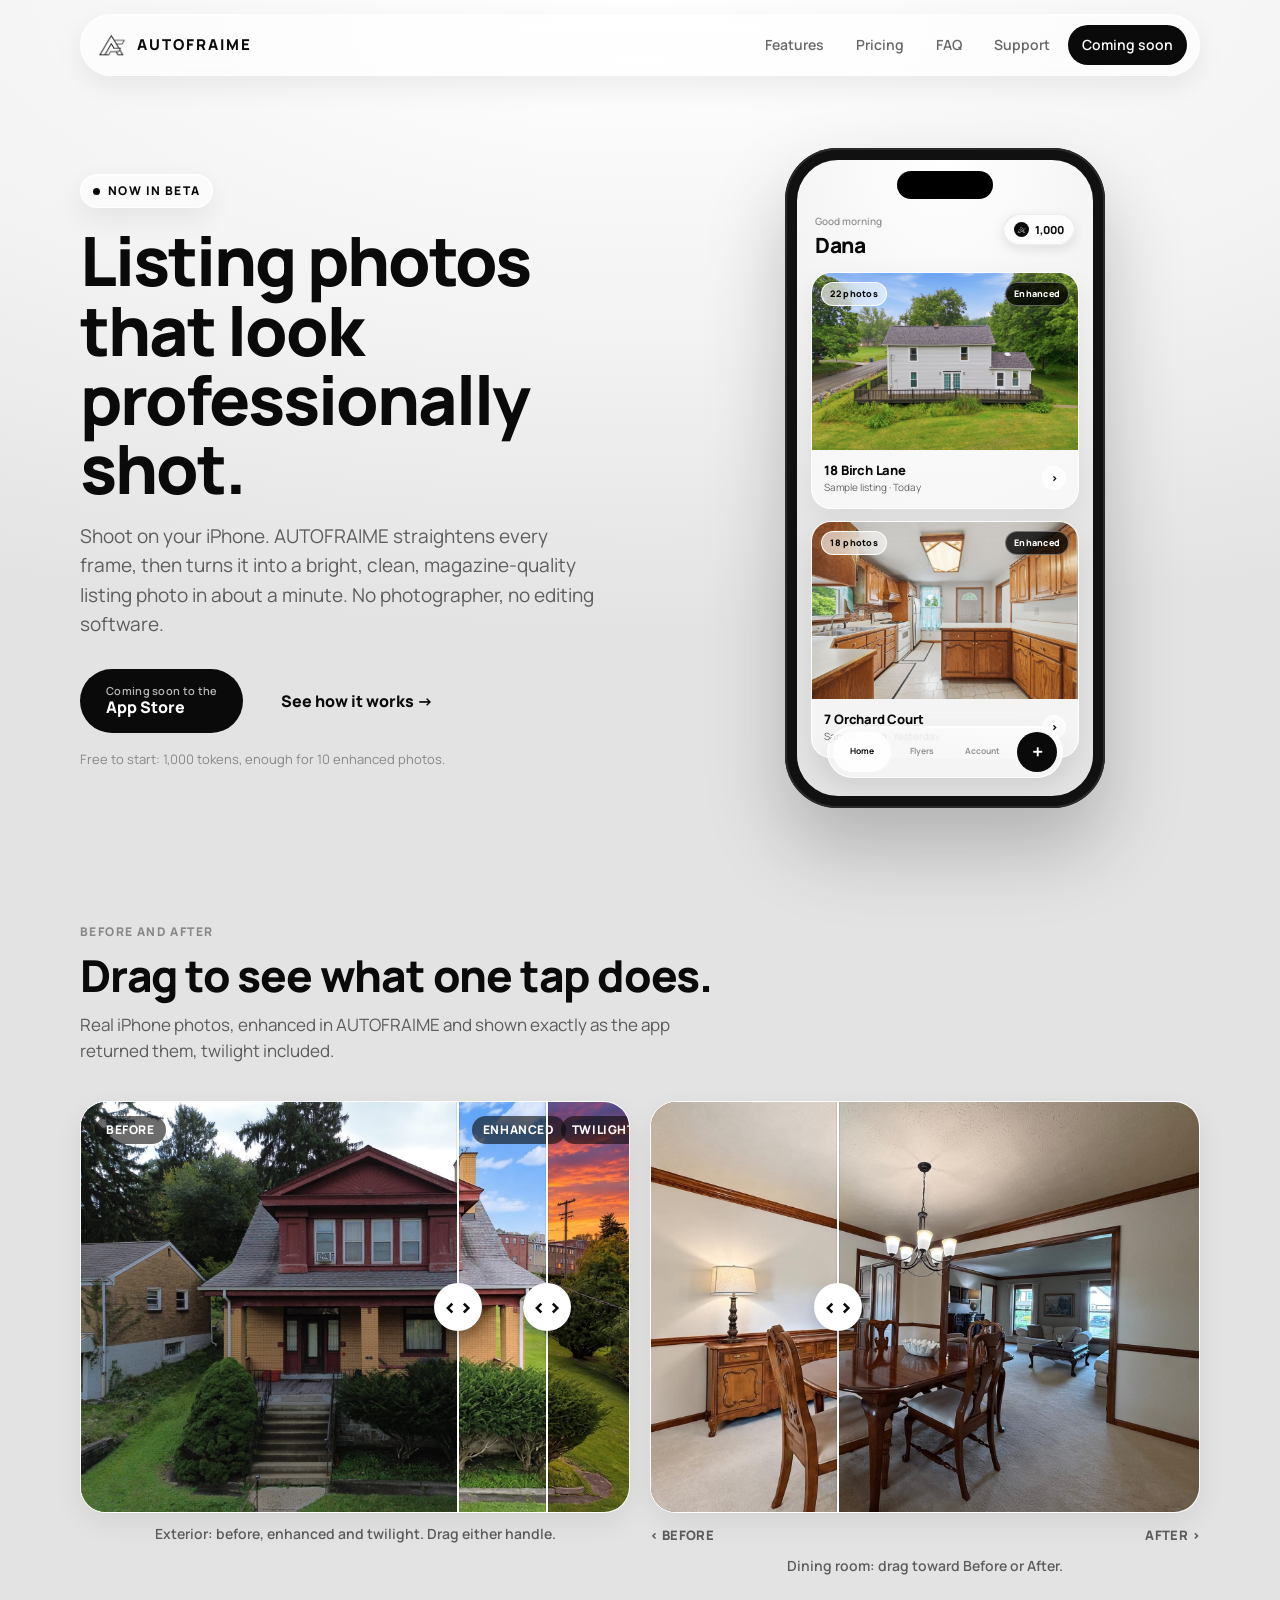
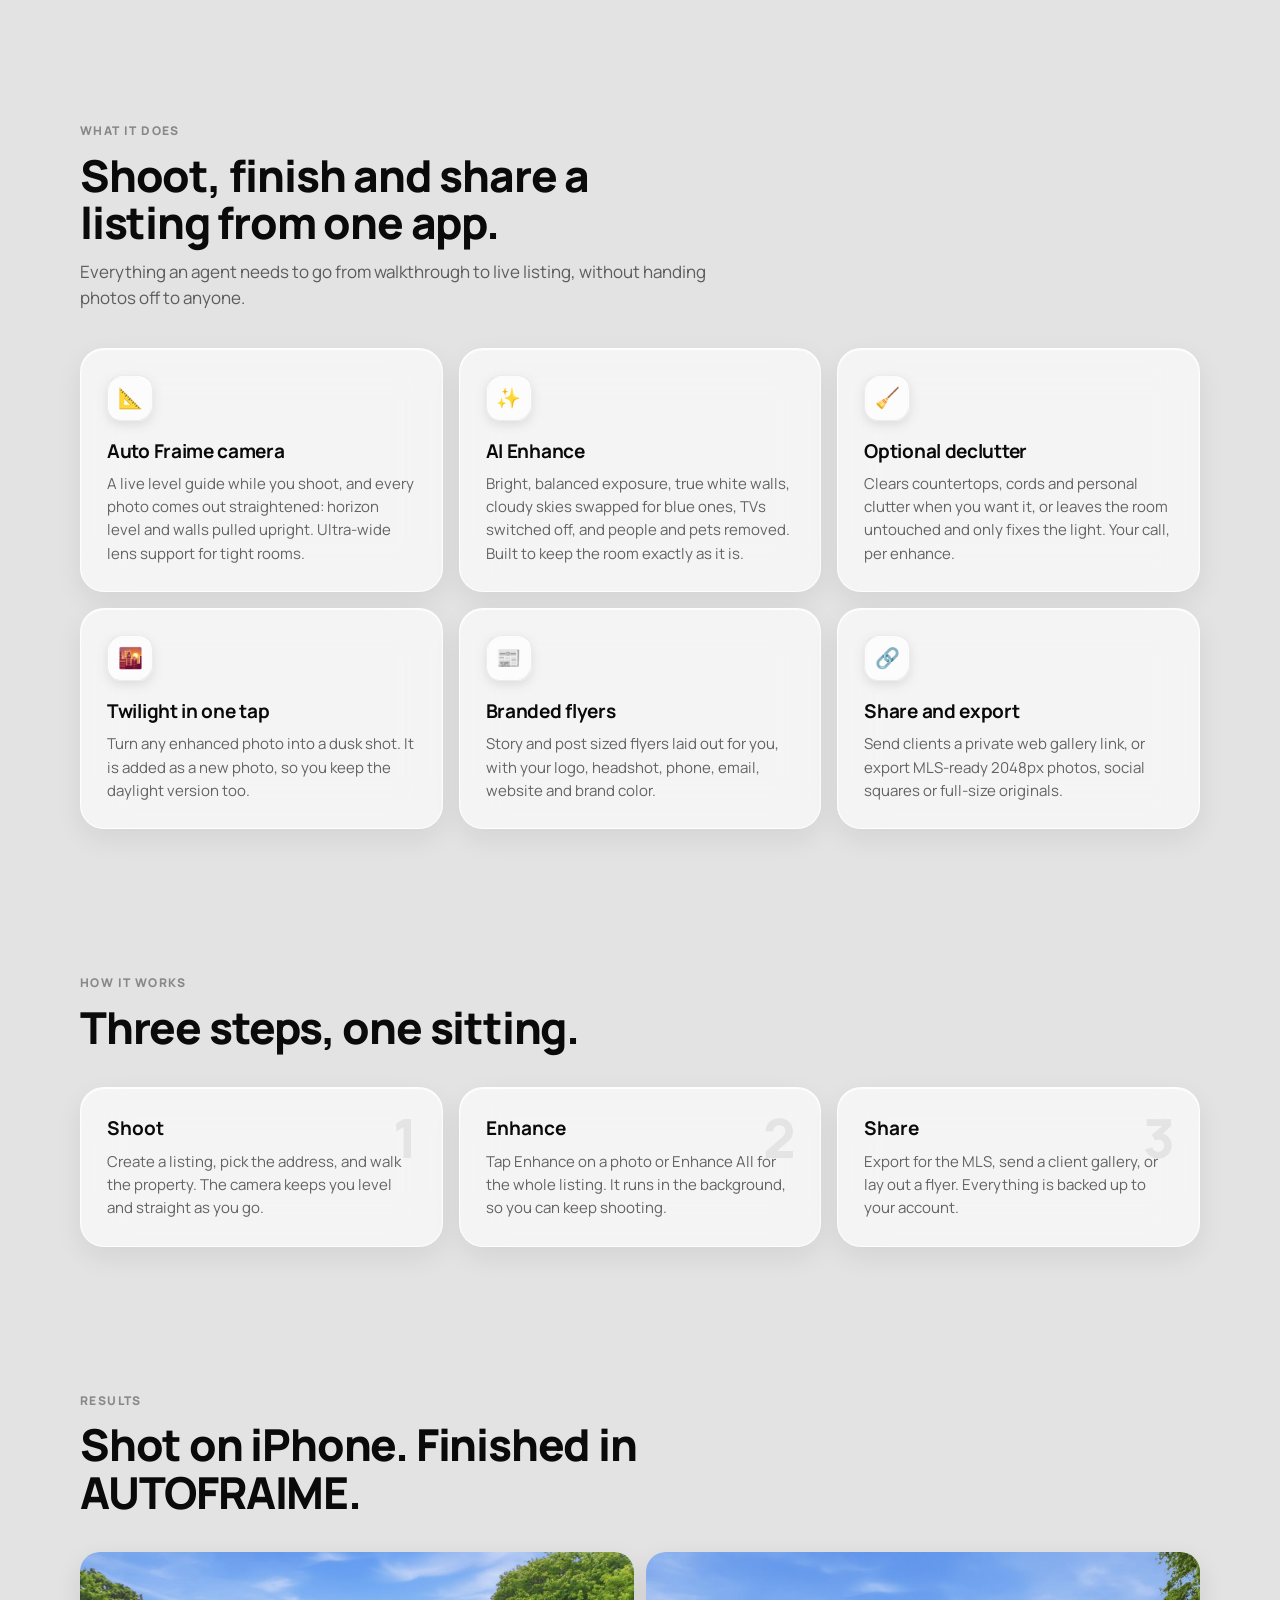
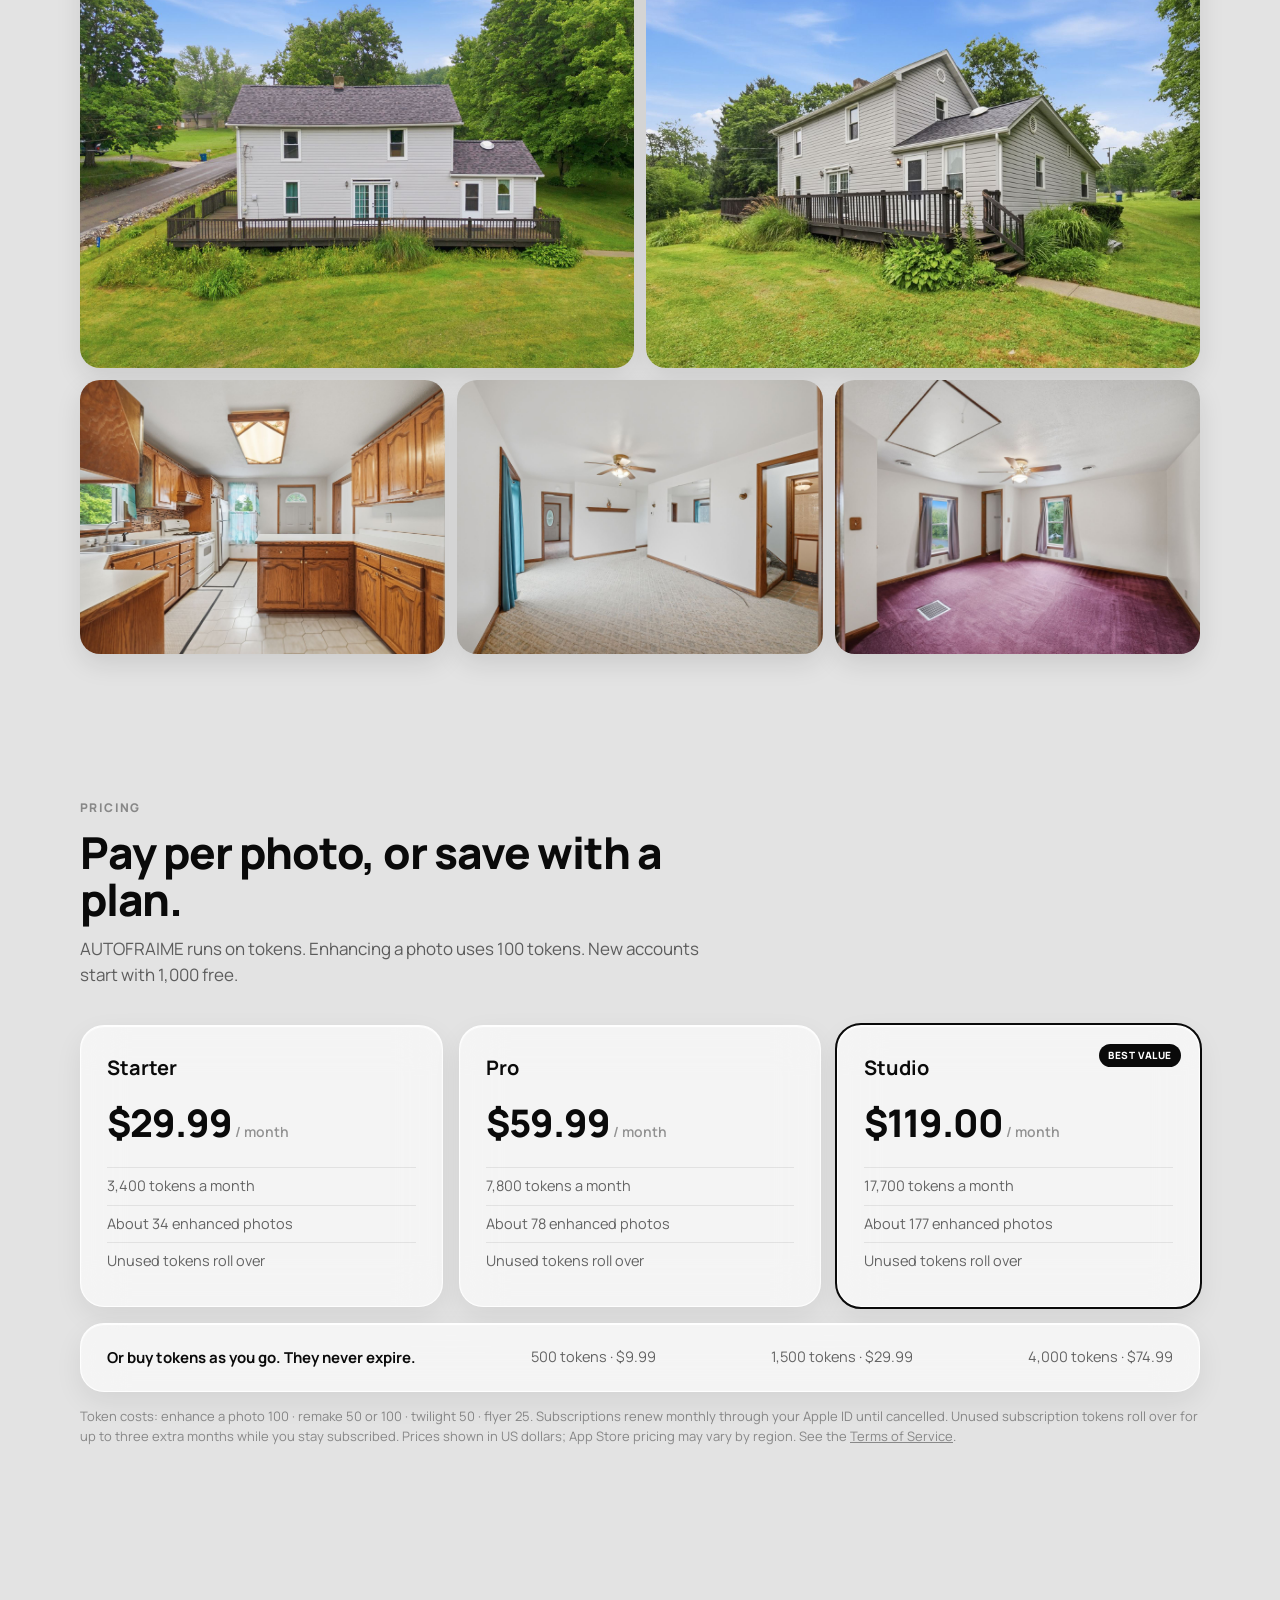
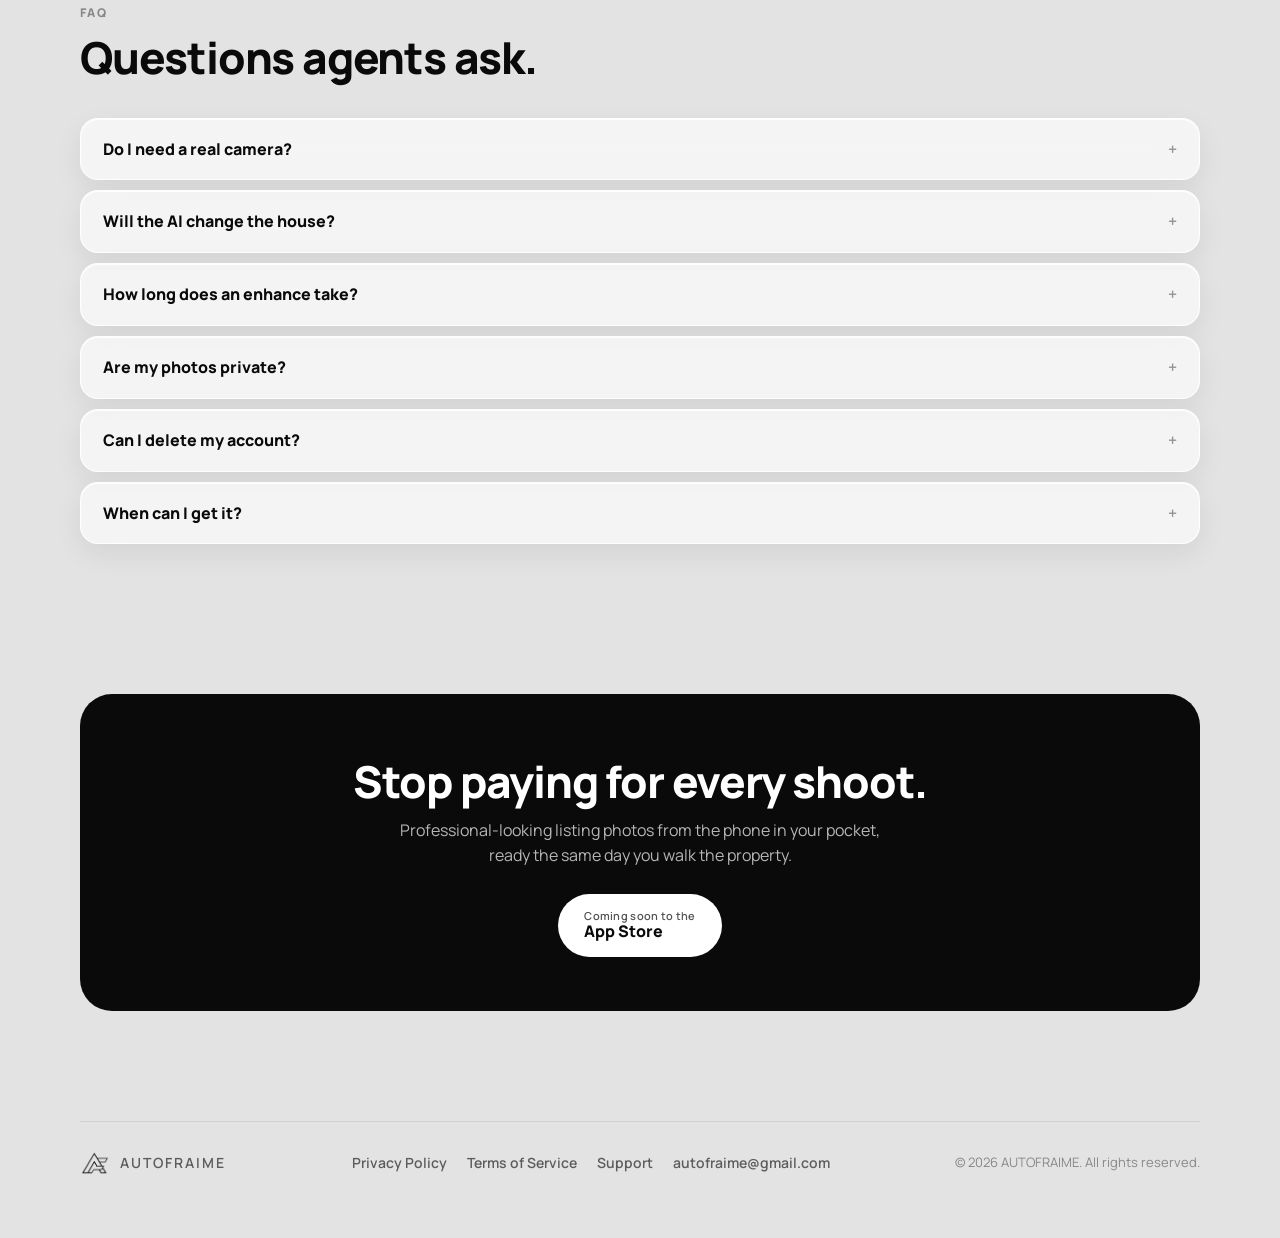
<file: index.html>
<!DOCTYPE html>
<html lang="en">
<head>
  <meta charset="UTF-8">
  <meta name="viewport" content="width=device-width, initial-scale=1.0">
  <title>AUTOFRAIME · AI real estate photography on your iPhone</title>
  <meta name="description" content="Shoot listing photos on your iPhone, straighten them automatically, and turn them into bright, magazine-quality listing photos with AI. Twilight shots, branded flyers and client galleries included. Coming soon to the App Store.">
  <meta property="og:title" content="AUTOFRAIME · AI real estate photography">
  <meta property="og:description" content="Listing photos that look professionally shot, straight from your iPhone. Coming soon to the App Store.">
  <meta property="og:image" content="assets/photos/exterior-back.jpg">
  <link rel="icon" type="image/png" href="favicon.png">
  <link rel="apple-touch-icon" href="apple-touch-icon.png">
  <link rel="preconnect" href="https://fonts.googleapis.com">
  <link rel="preconnect" href="https://fonts.gstatic.com" crossorigin>
  <link href="https://fonts.googleapis.com/css2?family=Manrope:wght@400;500;600;700;800&display=swap" rel="stylesheet">
  <link rel="stylesheet" href="assets/style.css?v=20261013e">
</head>
<body>

  <header class="nav glass">
    <a class="brand" href="./"><img src="logo.png" alt="">AUTOFRAIME</a>
    <nav class="nav-links">
      <a href="#features">Features</a>
      <a href="#pricing">Pricing</a>
      <a href="#faq">FAQ</a>
      <a href="support/">Support</a>
      <a class="pill" href="#soon">Coming soon</a>
    </nav>
  </header>

  <main class="wrap">

    <!-- HERO -->
    <section class="hero">
      <div>
        <span class="eyebrow glass"><span class="dot"></span>Now in beta</span>
        <h1>Listing photos that look professionally shot.</h1>
        <p class="lede">Shoot on your iPhone. AUTOFRAIME straightens every frame, then turns it into a bright, clean, magazine-quality listing photo in about a minute. No photographer, no editing software.</p>
        <div class="hero-cta" id="soon">
          <span class="btn btn-soon" aria-disabled="true">
            <span class="stack"><small>Coming soon to the</small>App Store</span>
          </span>
          <a class="btn btn-ghost" href="#features">See how it works →</a>
        </div>
        <p class="hero-note">Free to start: 1,000 tokens, enough for 10 enhanced photos.</p>
      </div>

      <!-- The app's Home screen, recreated -->
      <div class="phone" aria-hidden="true">
        <div class="screen">
          <div class="island"></div>
          <div class="app-head">
            <div><div class="hi">Good morning</div><div class="name">Dana</div></div>
            <div class="credits bevel"><span class="coin"><img src="logo.png" alt=""></span>1,000</div>
          </div>
          <div class="feed">
            <div class="card glass">
              <div class="ph" style="background-image:url(assets/photos/exterior-back.jpg)">
                <span class="badge l">22 photos</span><span class="badge r">Enhanced</span>
              </div>
              <div class="meta"><div><div class="addr">18 Birch Lane</div><div class="sub">Sample listing · Today</div></div><span class="chev">›</span></div>
            </div>
            <div class="card glass">
              <div class="ph" style="background-image:url(assets/photos/kitchen.jpg)">
                <span class="badge l">18 photos</span><span class="badge r">Enhanced</span>
              </div>
              <div class="meta"><div><div class="addr">7 Orchard Court</div><div class="sub">Sample listing · Yesterday</div></div><span class="chev">›</span></div>
            </div>
          </div>
          <div class="dock glass">
            <span class="tab on">Home</span><span class="tab">Flyers</span><span class="tab">Account</span>
            <span class="plus">+</span>
          </div>
        </div>
      </div>
    </section>

    <!-- BEFORE / AFTER -->
    <section id="before-after">
      <div class="section-head">
        <span class="kicker">Before and after</span>
        <h2>Drag to see what one tap does.</h2>
        <p>Real iPhone photos, enhanced in AUTOFRAIME and shown exactly as the app returned them, twilight included.</p>
      </div>
      <div class="ba-grid">
        <figure class="ba-item">
          <div class="ba3 glass" style="--p1:33%;--p2:66%">
            <img class="l2" src="assets/compare/exterior-twilight.jpg" alt="Twilight: the same house at dusk with warm lit windows" width="1600" height="1200">
            <img class="l1" src="assets/compare/exterior-after.jpg" alt="Enhanced: the house front, bright, with a clear blue sky" width="1600" height="1200">
            <img class="l0" src="assets/compare/exterior-before.jpg" alt="Before: the house front under a flat grey sky" width="1600" height="1200">
            <span class="ba-label t0">Before</span>
            <span class="ba-label t1">Enhanced</span>
            <span class="ba-label t2">Twilight</span>
            <div class="ba-handle h1" aria-hidden="true"><span>&#8249;&#8239;&#8250;</span></div>
            <div class="ba-handle h2" aria-hidden="true"><span>&#8249;&#8239;&#8250;</span></div>
            <input class="ba-range r1" type="range" min="0" max="100" value="33" aria-label="Exterior: move the line between before and enhanced">
            <input class="ba-range r2" type="range" min="0" max="100" value="66" aria-label="Exterior: move the line between enhanced and twilight">
          </div>
          <figcaption>Exterior: before, enhanced and twilight. Drag either handle.</figcaption>
        </figure>
        <figure class="ba-item">
          <div class="ba glass" style="--pos:50%">
            <img class="ba-before" src="assets/compare/dining2-before.jpg" alt="Before: the dining room, dim and uneven" width="1600" height="1200">
            <img class="ba-after" src="assets/compare/dining2-after.jpg" alt="After: the dining room, bright and evenly lit" width="1600" height="1200">
            <div class="ba-handle" aria-hidden="true"><span>&#8249;&#8239;&#8250;</span></div>
            <input class="ba-range" type="range" min="0" max="100" value="50" aria-label="Dining room: drag left for before, right for after">
          </div>
          <div class="dial">
            <div class="dial-stops two"><span>&#8249; Before</span><span>After &#8250;</span></div>
          </div>
          <figcaption>Dining room: drag toward Before or After.</figcaption>
        </figure>
      </div>
    </section>

    <!-- FEATURES -->
    <section id="features">
      <div class="section-head">
        <span class="kicker">What it does</span>
        <h2>Shoot, finish and share a listing from one app.</h2>
        <p>Everything an agent needs to go from walkthrough to live listing, without handing photos off to anyone.</p>
      </div>
      <div class="grid g3">
        <div class="feature glass"><div class="ico bevel">📐</div><h3>Auto Fraime camera</h3><p>A live level guide while you shoot, and every photo comes out straightened: horizon level and walls pulled upright. Ultra-wide lens support for tight rooms.</p></div>
        <div class="feature glass"><div class="ico bevel">✨</div><h3>AI Enhance</h3><p>Bright, balanced exposure, true white walls, cloudy skies swapped for blue ones, TVs switched off, and people and pets removed. Built to keep the room exactly as it is.</p></div>
        <div class="feature glass"><div class="ico bevel">🧹</div><h3>Optional declutter</h3><p>Clears countertops, cords and personal clutter when you want it, or leaves the room untouched and only fixes the light. Your call, per enhance.</p></div>
        <div class="feature glass"><div class="ico bevel">🌇</div><h3>Twilight in one tap</h3><p>Turn any enhanced photo into a dusk shot. It is added as a new photo, so you keep the daylight version too.</p></div>
        <div class="feature glass"><div class="ico bevel">📰</div><h3>Branded flyers</h3><p>Story and post sized flyers laid out for you, with your logo, headshot, phone, email, website and brand color.</p></div>
        <div class="feature glass"><div class="ico bevel">🔗</div><h3>Share and export</h3><p>Send clients a private web gallery link, or export MLS-ready 2048px photos, social squares or full-size originals.</p></div>
      </div>
    </section>

    <!-- HOW IT WORKS -->
    <section>
      <div class="section-head">
        <span class="kicker">How it works</span>
        <h2>Three steps, one sitting.</h2>
      </div>
      <div class="grid g3 steps">
        <div class="step glass"><h3>Shoot</h3><p>Create a listing, pick the address, and walk the property. The camera keeps you level and straight as you go.</p></div>
        <div class="step glass"><h3>Enhance</h3><p>Tap Enhance on a photo or Enhance All for the whole listing. It runs in the background, so you can keep shooting.</p></div>
        <div class="step glass"><h3>Share</h3><p>Export for the MLS, send a client gallery, or lay out a flyer. Everything is backed up to your account.</p></div>
      </div>
    </section>

    <!-- RESULTS -->
    <section>
      <div class="section-head">
        <span class="kicker">Results</span>
        <h2>Shot on iPhone. Finished in AUTOFRAIME.</h2>
      </div>
      <div class="gallery">
        <figure class="a"><img src="assets/photos/exterior-back.jpg" alt="Exterior with deck and lawn under a blue sky" loading="lazy"></figure>
        <figure class="b"><img src="assets/photos/exterior-side.jpg" alt="Side exterior with deck" loading="lazy"></figure>
        <figure class="c"><img src="assets/photos/kitchen.jpg" alt="Kitchen with wood cabinets" loading="lazy"></figure>
        <figure class="d"><img src="assets/photos/hallway.jpg" alt="Bright hallway" loading="lazy"></figure>
        <figure class="e"><img src="assets/photos/bedroom.jpg" alt="Bedroom with ceiling fan" loading="lazy"></figure>
      </div>
    </section>

    <!-- PRICING -->
    <section id="pricing">
      <div class="section-head">
        <span class="kicker">Pricing</span>
        <h2>Pay per photo, or save with a plan.</h2>
        <p>AUTOFRAIME runs on tokens. Enhancing a photo uses 100 tokens. New accounts start with 1,000 free.</p>
      </div>
      <div class="plans">
        <div class="plan glass"><h3>Starter</h3><div class="price">$29.99<small> / month</small></div>
          <ul><li>3,400 tokens a month</li><li>About 34 enhanced photos</li><li>Unused tokens roll over</li></ul></div>
        <div class="plan glass"><h3>Pro</h3><div class="price">$59.99<small> / month</small></div>
          <ul><li>7,800 tokens a month</li><li>About 78 enhanced photos</li><li>Unused tokens roll over</li></ul></div>
        <div class="plan glass best"><span class="tag">BEST VALUE</span><h3>Studio</h3><div class="price">$119.00<small> / month</small></div>
          <ul><li>17,700 tokens a month</li><li>About 177 enhanced photos</li><li>Unused tokens roll over</li></ul></div>
      </div>
      <div class="packs glass">
        <strong>Or buy tokens as you go. They never expire.</strong>
        <span class="pk">500 tokens · $9.99</span>
        <span class="pk">1,500 tokens · $29.99</span>
        <span class="pk">4,000 tokens · $74.99</span>
      </div>
      <p class="fine">Token costs: enhance a photo 100 · remake 50 or 100 · twilight 50 · flyer 25. Subscriptions renew monthly through your Apple ID until cancelled. Unused subscription tokens roll over for up to three extra months while you stay subscribed. Prices shown in US dollars; App Store pricing may vary by region. See the <a href="terms/">Terms of Service</a>.</p>
    </section>

    <!-- FAQ -->
    <section id="faq" class="faq">
      <div class="section-head">
        <span class="kicker">FAQ</span>
        <h2>Questions agents ask.</h2>
      </div>
      <details class="glass"><summary>Do I need a real camera?</summary><p>No. AUTOFRAIME is built for the iPhone you already carry, including the ultra-wide lens for small rooms.</p></details>
      <details class="glass"><summary>Will the AI change the house?</summary><p>It is designed to keep the room, layout, windows, fixtures, finishes and artwork exactly as photographed, and to change light, color and clutter only. AI can still make mistakes, so review every photo before you list it, and follow your MLS rules on disclosing edited or virtually altered photos.</p></details>
      <details class="glass"><summary>How long does an enhance take?</summary><p>Usually about a minute, depending on your connection. It runs in the background, and you get a notification when it is done.</p></details>
      <details class="glass"><summary>Are my photos private?</summary><p>Yes. Photos are stored privately in your account. They are only visible to someone else if you choose to share a gallery link or export them. See our <a href="privacy/">Privacy Policy</a>.</p></details>
      <details class="glass"><summary>Can I delete my account?</summary><p>Yes, any time, in the app under Account, Delete account. It permanently removes your account, every listing and photo, and your token balance.</p></details>
      <details class="glass"><summary>When can I get it?</summary><p>AUTOFRAIME is in beta testing now and coming soon to the App Store.</p></details>
    </section>

    <!-- CLOSER -->
    <section>
      <div class="closer">
        <h2>Stop paying for every shoot.</h2>
        <p>Professional-looking listing photos from the phone in your pocket, ready the same day you walk the property.</p>
        <span class="btn btn-soon" aria-disabled="true"><span class="stack"><small>Coming soon to the</small>App Store</span></span>
      </div>
    </section>
  </main>

  <footer class="wrap">
    <div class="foot">
      <a class="brand" href="./"><img src="logo.png" alt="">AUTOFRAIME</a>
      <nav>
        <a href="privacy/">Privacy Policy</a>
        <a href="terms/">Terms of Service</a>
        <a href="support/">Support</a>
        <a href="mailto:autofraime@gmail.com">autofraime@gmail.com</a>
      </nav>
      <span class="copy">© 2026 AUTOFRAIME. All rights reserved.</span>
    </div>
  </footer>

  <script>
  // Before/after sliders. Drag (or tap) anywhere on a photo; the hidden range
  // input keeps each one usable with a keyboard and screen readers.
  document.querySelectorAll('.ba').forEach((box, n) => {
    const range = box.querySelector('.ba-range');
    const set = (v) => {
      v = Math.max(0, Math.min(100, v));
      box.style.setProperty('--pos', v + '%');
      range.value = Math.round(v);
    };
    const fromPointer = (e) => {
      const r = box.getBoundingClientRect();
      set(((e.clientX - r.left) / r.width) * 100);
    };
    let dragging = false, touched = false;
    box.addEventListener('pointerdown', (e) => {
      dragging = touched = true;
      box.setPointerCapture(e.pointerId);
      fromPointer(e);
    });
    box.addEventListener('pointermove', (e) => { if (dragging) fromPointer(e); });
    for (const t of ['pointerup', 'pointercancel']) box.addEventListener(t, () => { dragging = false; });
    range.addEventListener('input', () => { touched = true; set(+range.value); });

    // A small sweep the first time each one scrolls into view, so it reads
    // as draggable. Skipped for reduced motion or once touched.
    if (matchMedia('(prefers-reduced-motion: reduce)').matches || !('IntersectionObserver' in window)) return;
    const io = new IntersectionObserver((entries) => {
      if (!entries[0].isIntersecting) return;
      io.disconnect();
      const keys = [[0, 50], [600, 28], [1300, 72], [1900, 50]];
      const step = (t0) => (now) => {
        if (touched) return;
        const t = now - t0;
        const i = keys.findIndex(([at]) => at > t);
        if (i === -1) return set(50);
        const [a0, v0] = keys[i - 1], [a1, v1] = keys[i];
        const p = (t - a0) / (a1 - a0), e = p < 0.5 ? 2 * p * p : 1 - Math.pow(-2 * p + 2, 2) / 2;
        set(v0 + (v1 - v0) * e);
        requestAnimationFrame(step(t0));
      };
      setTimeout(() => requestAnimationFrame((now) => step(now)(now)), 300 + n * 450);
    }, { threshold: 0.5 });
    io.observe(box);
  });

  // Three-way slider: before | enhanced | twilight, two handles. A drag grabs
  // whichever handle is closer; the handles cannot cross.
  document.querySelectorAll('.ba3').forEach((box) => {
    const r1 = box.querySelector('.r1'), r2 = box.querySelector('.r2');
    const labels = [...box.querySelectorAll('.ba-label')];
    let p1 = 33, p2 = 66, grab = 0, dragging = false, touched = false;
    const GAP = 6;
    const render = () => {
      box.style.setProperty('--p1', p1 + '%');
      box.style.setProperty('--p2', p2 + '%');
      r1.value = Math.round(p1); r2.value = Math.round(p2);
      // Hide a label when its strip is too thin to hold it.
      const widths = [p1, p2 - p1, 100 - p2];
      labels.forEach((l, k) => { l.style.opacity = widths[k] < 14 ? 0 : 1; });
    };
    const setHandle = (which, v) => {
      if (which === 1) p1 = Math.max(0, Math.min(p2 - GAP, v));
      else p2 = Math.min(100, Math.max(p1 + GAP, v));
      render();
    };
    const pct = (e) => { const r = box.getBoundingClientRect(); return ((e.clientX - r.left) / r.width) * 100; };
    box.addEventListener('pointerdown', (e) => {
      const v = pct(e);
      grab = Math.abs(v - p1) <= Math.abs(v - p2) ? 1 : 2;
      dragging = touched = true;
      box.setPointerCapture(e.pointerId);
      setHandle(grab, v);
    });
    box.addEventListener('pointermove', (e) => { if (dragging) setHandle(grab, pct(e)); });
    for (const t of ['pointerup', 'pointercancel']) box.addEventListener(t, () => { dragging = false; });
    r1.addEventListener('input', () => { touched = true; setHandle(1, +r1.value); });
    r2.addEventListener('input', () => { touched = true; setHandle(2, +r2.value); });
    render();

    if (matchMedia('(prefers-reduced-motion: reduce)').matches || !('IntersectionObserver' in window)) return;
    const io = new IntersectionObserver((entries) => {
      if (!entries[0].isIntersecting) return;
      io.disconnect();
      // Open each layer in turn: before, then enhanced, then twilight.
      const keys = [[0, 33, 66], [700, 70, 85], [1500, 12, 85], [2300, 12, 30], [3100, 33, 66]];
      const ease = (p) => (p < 0.5 ? 2 * p * p : 1 - Math.pow(-2 * p + 2, 2) / 2);
      let t0 = 0;
      const step = (now) => {
        if (touched) return;
        if (!t0) t0 = now;
        const t = now - t0;
        const i = keys.findIndex(([at]) => at > t);
        if (i === -1) { p1 = 33; p2 = 66; return render(); }
        const [a0, x0, y0] = keys[i - 1], [a1, x1, y1] = keys[i];
        const e = ease((t - a0) / (a1 - a0));
        p1 = x0 + (x1 - x0) * e; p2 = y0 + (y1 - y0) * e;
        render();
        requestAnimationFrame(step);
      };
      setTimeout(() => requestAnimationFrame(step), 300);
    }, { threshold: 0.5 });
    io.observe(box);
  });
  </script>
</body>
</html>
</file>
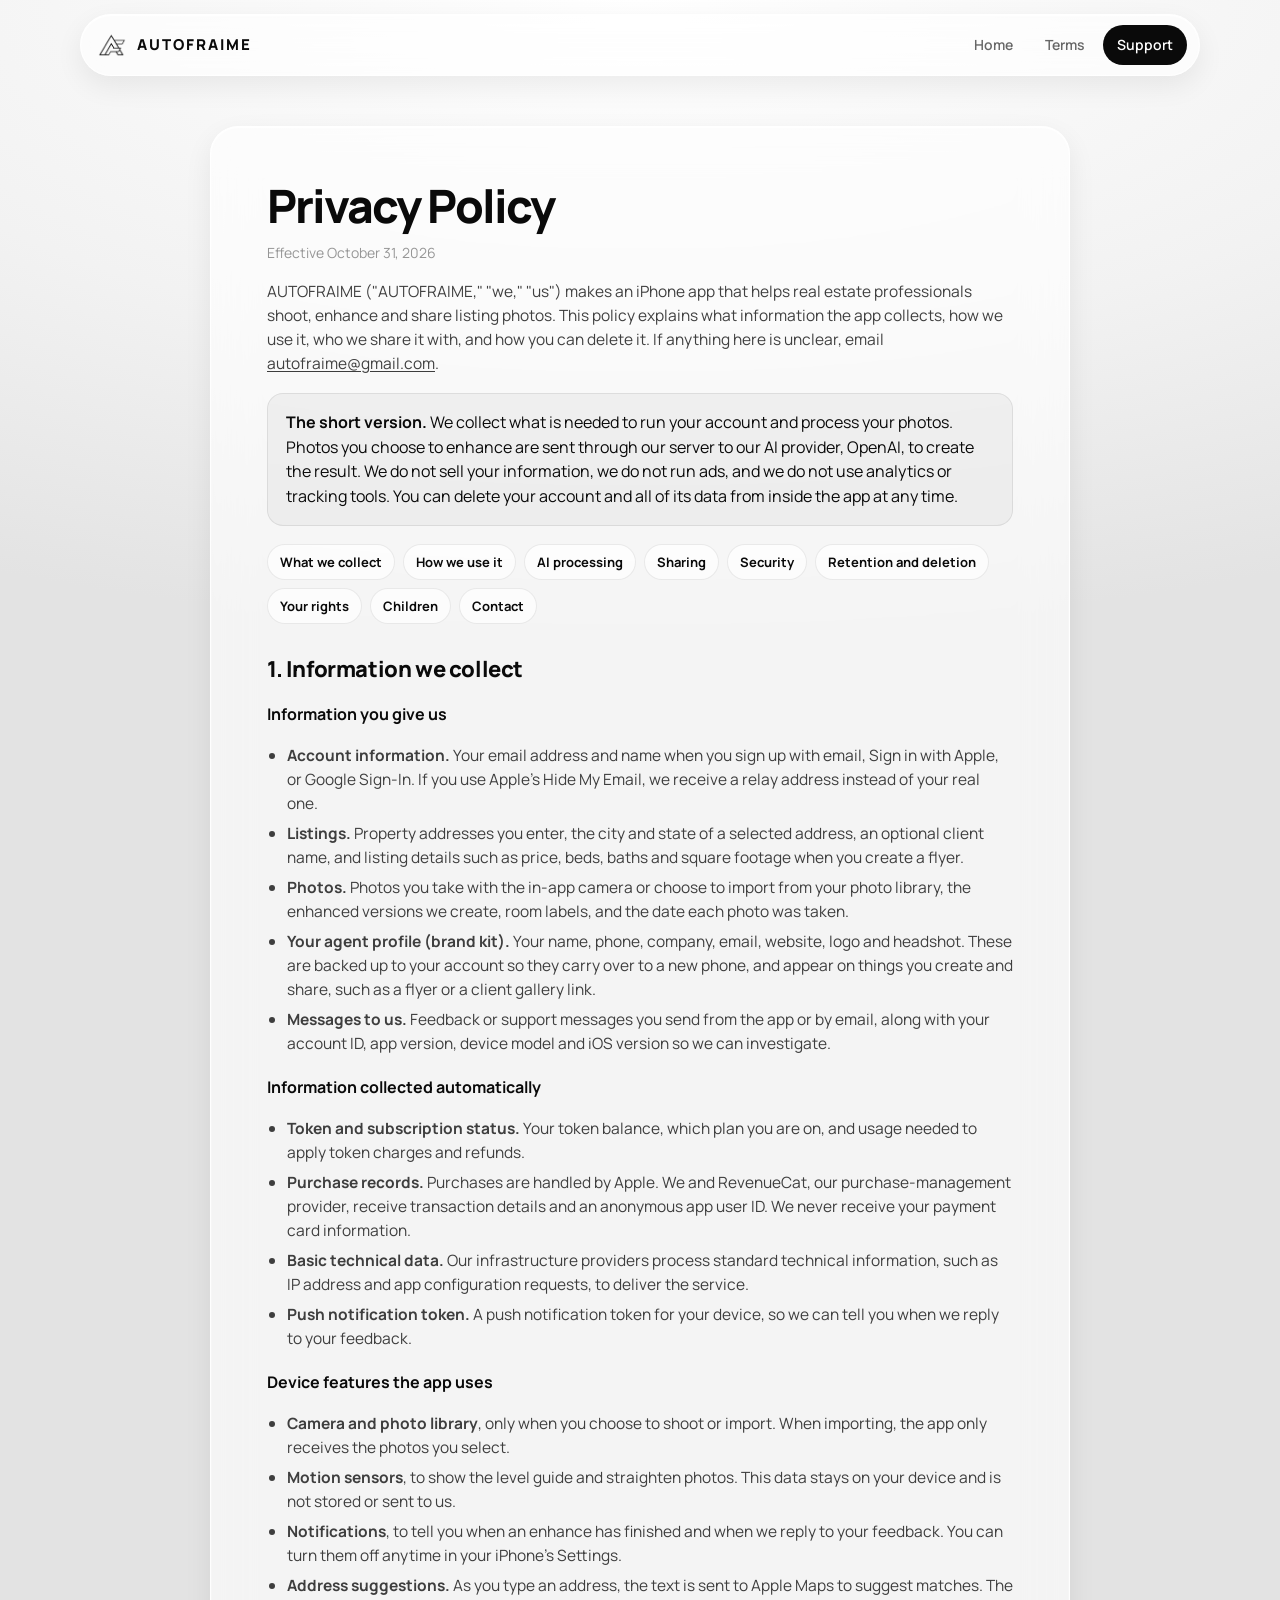
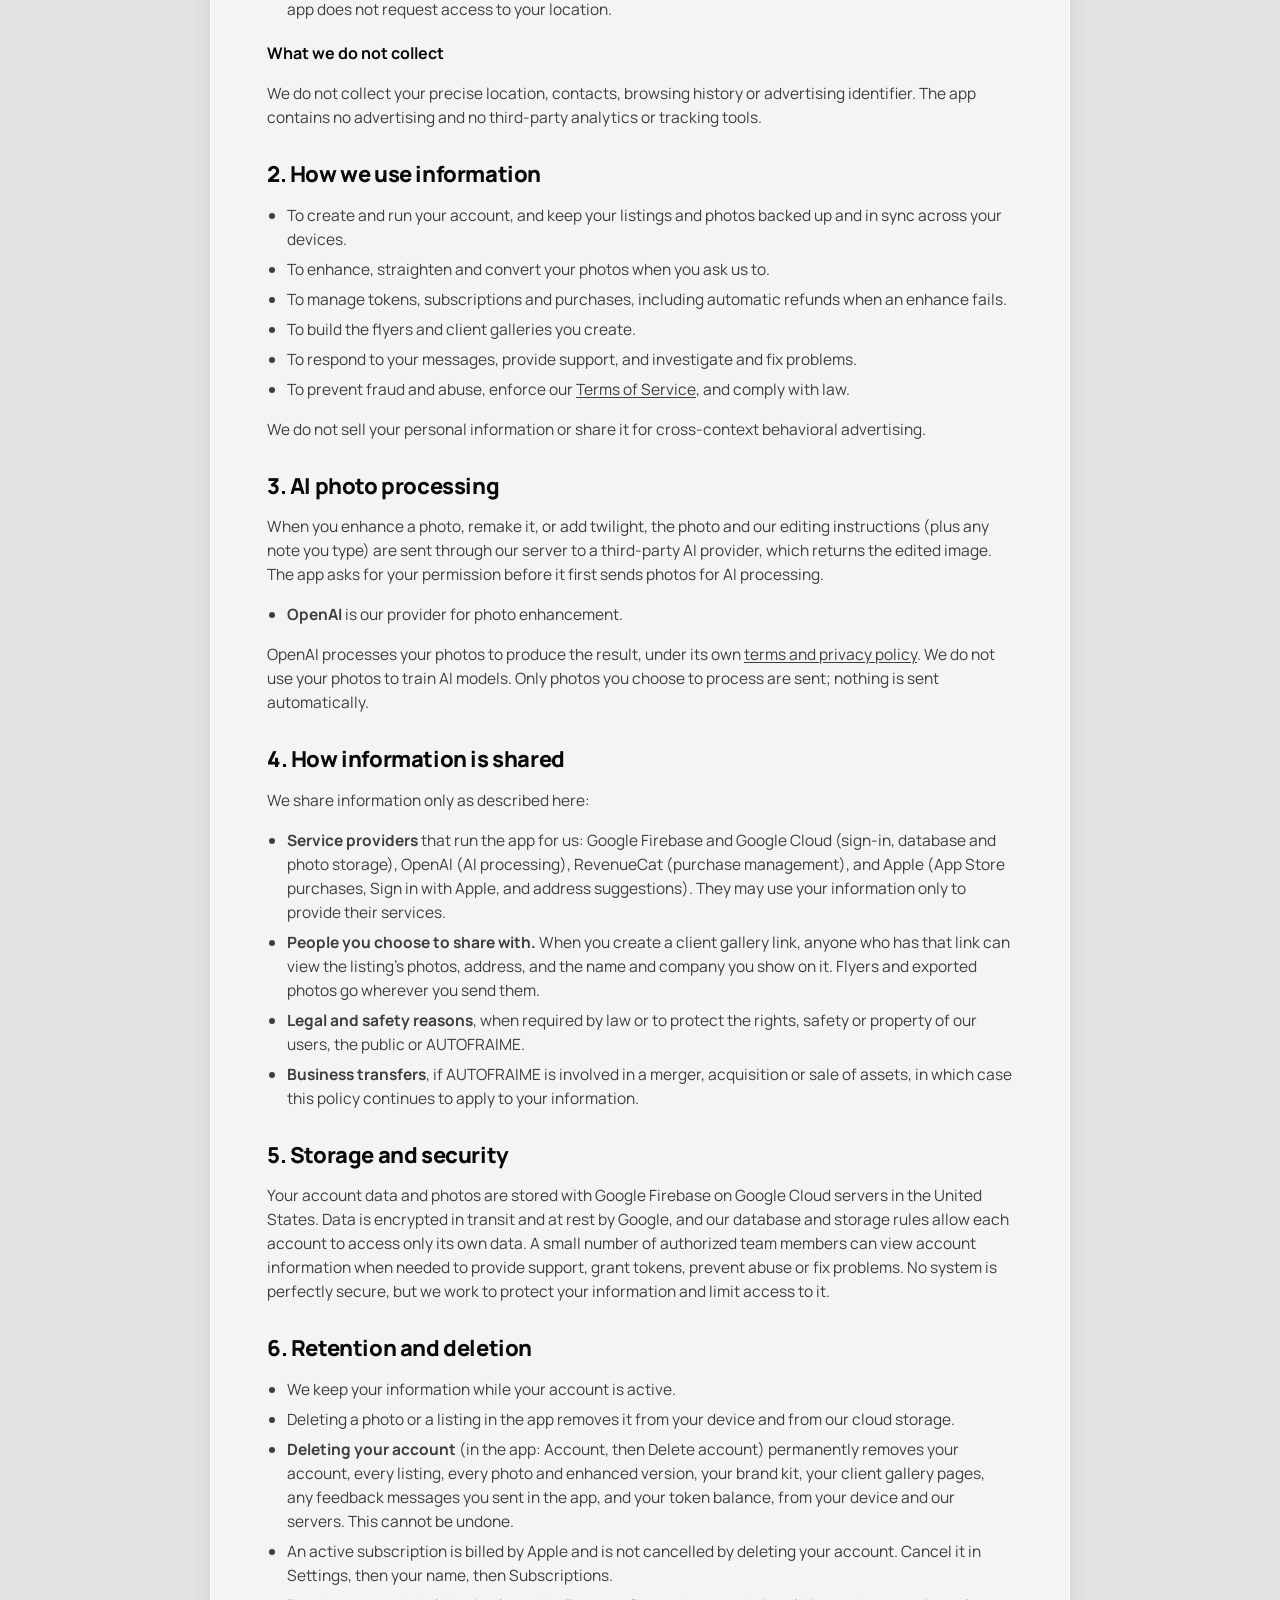
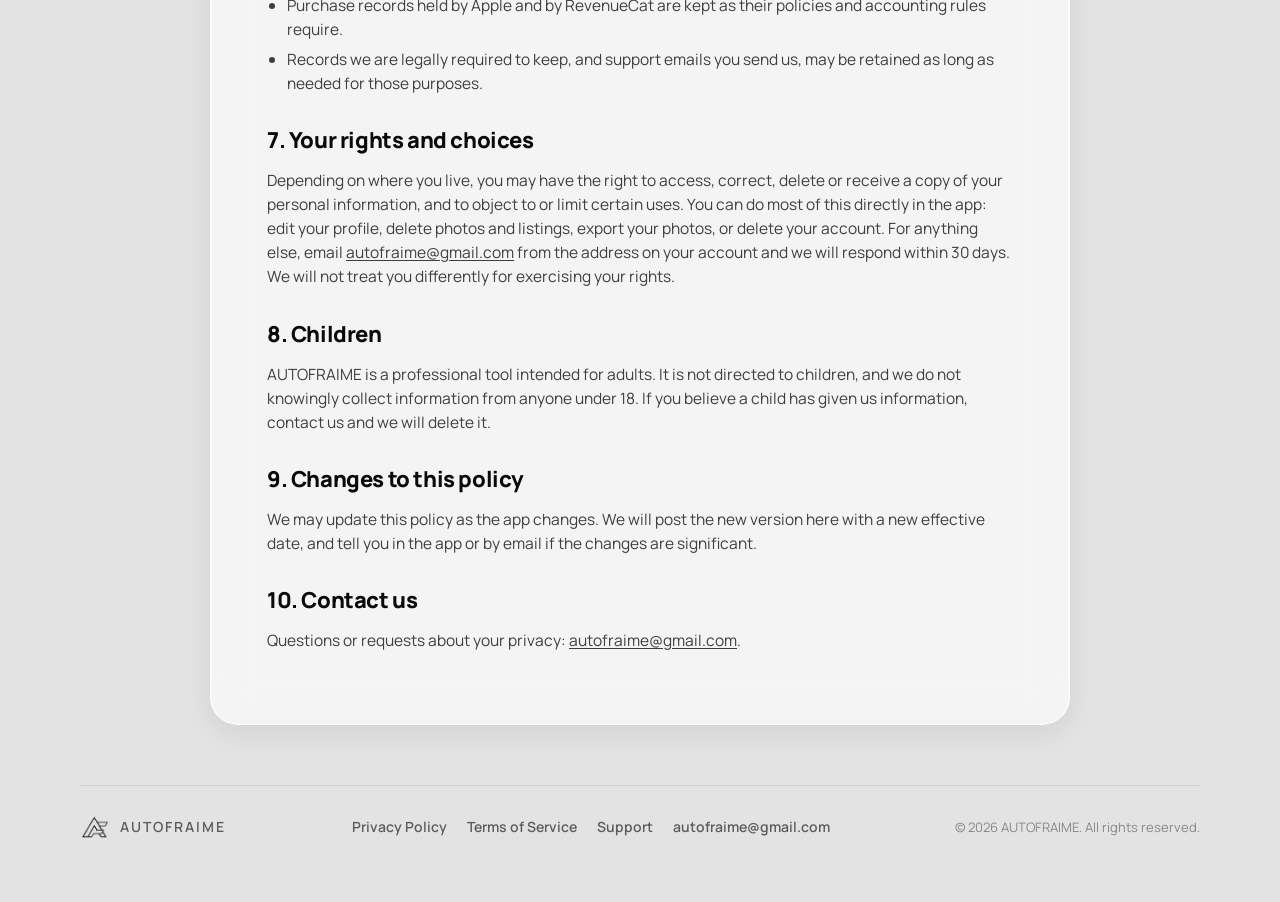
<file: privacy/index.html>
<!DOCTYPE html>
<html lang="en">
<head>
  <meta charset="UTF-8">
  <meta name="viewport" content="width=device-width, initial-scale=1.0">
  <title>Privacy Policy · AUTOFRAIME</title>
  <meta name="description" content="How AUTOFRAIME collects, uses, shares and deletes your information.">
  <link rel="icon" type="image/png" href="../favicon.png">
  <link rel="preconnect" href="https://fonts.googleapis.com">
  <link rel="preconnect" href="https://fonts.gstatic.com" crossorigin>
  <link href="https://fonts.googleapis.com/css2?family=Manrope:wght@400;500;600;700;800&display=swap" rel="stylesheet">
  <link rel="stylesheet" href="../assets/style.css?v=20261013e">
</head>
<body>
  <header class="nav glass">
    <a class="brand" href="../"><img src="../logo.png" alt="">AUTOFRAIME</a>
    <nav class="nav-links">
      <a href="../">Home</a>
      <a href="../terms/">Terms</a>
      <a class="pill" href="../support/">Support</a>
    </nav>
  </header>

  <main class="wrap legal">
    <article class="doc glass">
      <h1>Privacy Policy</h1>
      <p class="updated">Effective October 31, 2026</p>

      <p>AUTOFRAIME ("AUTOFRAIME," "we," "us") makes an iPhone app that helps real estate professionals shoot, enhance and share listing photos. This policy explains what information the app collects, how we use it, who we share it with, and how you can delete it. If anything here is unclear, email <a href="mailto:autofraime@gmail.com">autofraime@gmail.com</a>.</p>

      <div class="callout"><strong>The short version.</strong> We collect what is needed to run your account and process your photos. Photos you choose to enhance are sent through our server to our AI provider, OpenAI, to create the result. We do not sell your information, we do not run ads, and we do not use analytics or tracking tools. You can delete your account and all of its data from inside the app at any time.</div>

      <nav class="toc">
        <a href="#collect">What we collect</a><a href="#use">How we use it</a><a href="#ai">AI processing</a>
        <a href="#share">Sharing</a><a href="#security">Security</a><a href="#retention">Retention and deletion</a>
        <a href="#rights">Your rights</a><a href="#children">Children</a><a href="#contact">Contact</a>
      </nav>

      <h2 id="collect">1. Information we collect</h2>
      <h3>Information you give us</h3>
      <ul>
        <li><strong>Account information.</strong> Your email address and name when you sign up with email, Sign in with Apple, or Google Sign-In. If you use Apple's Hide My Email, we receive a relay address instead of your real one.</li>
        <li><strong>Listings.</strong> Property addresses you enter, the city and state of a selected address, an optional client name, and listing details such as price, beds, baths and square footage when you create a flyer.</li>
        <li><strong>Photos.</strong> Photos you take with the in-app camera or choose to import from your photo library, the enhanced versions we create, room labels, and the date each photo was taken.</li>
        <li><strong>Your agent profile (brand kit).</strong> Your name, phone, company, email, website, logo and headshot. These are backed up to your account so they carry over to a new phone, and appear on things you create and share, such as a flyer or a client gallery link.</li>
        <li><strong>Messages to us.</strong> Feedback or support messages you send from the app or by email, along with your account ID, app version, device model and iOS version so we can investigate.</li>
      </ul>
      <h3>Information collected automatically</h3>
      <ul>
        <li><strong>Token and subscription status.</strong> Your token balance, which plan you are on, and usage needed to apply token charges and refunds.</li>
        <li><strong>Purchase records.</strong> Purchases are handled by Apple. We and RevenueCat, our purchase-management provider, receive transaction details and an anonymous app user ID. We never receive your payment card information.</li>
        <li><strong>Basic technical data.</strong> Our infrastructure providers process standard technical information, such as IP address and app configuration requests, to deliver the service.</li>
        <li><strong>Push notification token.</strong> A push notification token for your device, so we can tell you when we reply to your feedback.</li>
      </ul>
      <h3>Device features the app uses</h3>
      <ul>
        <li><strong>Camera and photo library</strong>, only when you choose to shoot or import. When importing, the app only receives the photos you select.</li>
        <li><strong>Motion sensors</strong>, to show the level guide and straighten photos. This data stays on your device and is not stored or sent to us.</li>
        <li><strong>Notifications</strong>, to tell you when an enhance has finished and when we reply to your feedback. You can turn them off anytime in your iPhone's Settings.</li>
        <li><strong>Address suggestions.</strong> As you type an address, the text is sent to Apple Maps to suggest matches. The app does not request access to your location.</li>
      </ul>
      <h3>What we do not collect</h3>
      <p>We do not collect your precise location, contacts, browsing history or advertising identifier. The app contains no advertising and no third-party analytics or tracking tools.</p>

      <h2 id="use">2. How we use information</h2>
      <ul>
        <li>To create and run your account, and keep your listings and photos backed up and in sync across your devices.</li>
        <li>To enhance, straighten and convert your photos when you ask us to.</li>
        <li>To manage tokens, subscriptions and purchases, including automatic refunds when an enhance fails.</li>
        <li>To build the flyers and client galleries you create.</li>
        <li>To respond to your messages, provide support, and investigate and fix problems.</li>
        <li>To prevent fraud and abuse, enforce our <a href="../terms/">Terms of Service</a>, and comply with law.</li>
      </ul>
      <p>We do not sell your personal information or share it for cross-context behavioral advertising.</p>

      <h2 id="ai">3. AI photo processing</h2>
      <p>When you enhance a photo, remake it, or add twilight, the photo and our editing instructions (plus any note you type) are sent through our server to a third-party AI provider, which returns the edited image. The app asks for your permission before it first sends photos for AI processing.</p>
      <ul>
        <li><strong>OpenAI</strong> is our provider for photo enhancement.</li>
      </ul>
      <p>OpenAI processes your photos to produce the result, under its own <a href="https://openai.com/policies/privacy-policy" rel="noopener">terms and privacy policy</a>. We do not use your photos to train AI models. Only photos you choose to process are sent; nothing is sent automatically.</p>

      <h2 id="share">4. How information is shared</h2>
      <p>We share information only as described here:</p>
      <ul>
        <li><strong>Service providers</strong> that run the app for us: Google Firebase and Google Cloud (sign-in, database and photo storage), OpenAI (AI processing), RevenueCat (purchase management), and Apple (App Store purchases, Sign in with Apple, and address suggestions). They may use your information only to provide their services.</li>
        <li><strong>People you choose to share with.</strong> When you create a client gallery link, anyone who has that link can view the listing's photos, address, and the name and company you show on it. Flyers and exported photos go wherever you send them.</li>
        <li><strong>Legal and safety reasons</strong>, when required by law or to protect the rights, safety or property of our users, the public or AUTOFRAIME.</li>
        <li><strong>Business transfers</strong>, if AUTOFRAIME is involved in a merger, acquisition or sale of assets, in which case this policy continues to apply to your information.</li>
      </ul>

      <h2 id="security">5. Storage and security</h2>
      <p>Your account data and photos are stored with Google Firebase on Google Cloud servers in the United States. Data is encrypted in transit and at rest by Google, and our database and storage rules allow each account to access only its own data. A small number of authorized team members can view account information when needed to provide support, grant tokens, prevent abuse or fix problems. No system is perfectly secure, but we work to protect your information and limit access to it.</p>

      <h2 id="retention">6. Retention and deletion</h2>
      <ul>
        <li>We keep your information while your account is active.</li>
        <li>Deleting a photo or a listing in the app removes it from your device and from our cloud storage.</li>
        <li><strong>Deleting your account</strong> (in the app: Account, then Delete account) permanently removes your account, every listing, every photo and enhanced version, your brand kit, your client gallery pages, any feedback messages you sent in the app, and your token balance, from your device and our servers. This cannot be undone.</li>
        <li>An active subscription is billed by Apple and is not cancelled by deleting your account. Cancel it in Settings, then your name, then Subscriptions.</li>
        <li>Purchase records held by Apple and by RevenueCat are kept as their policies and accounting rules require.</li>
        <li>Records we are legally required to keep, and support emails you send us, may be retained as long as needed for those purposes.</li>
      </ul>

      <h2 id="rights">7. Your rights and choices</h2>
      <p>Depending on where you live, you may have the right to access, correct, delete or receive a copy of your personal information, and to object to or limit certain uses. You can do most of this directly in the app: edit your profile, delete photos and listings, export your photos, or delete your account. For anything else, email <a href="mailto:autofraime@gmail.com">autofraime@gmail.com</a> from the address on your account and we will respond within 30 days. We will not treat you differently for exercising your rights.</p>

      <h2 id="children">8. Children</h2>
      <p>AUTOFRAIME is a professional tool intended for adults. It is not directed to children, and we do not knowingly collect information from anyone under 18. If you believe a child has given us information, contact us and we will delete it.</p>

      <h2>9. Changes to this policy</h2>
      <p>We may update this policy as the app changes. We will post the new version here with a new effective date, and tell you in the app or by email if the changes are significant.</p>

      <h2 id="contact">10. Contact us</h2>
      <p>Questions or requests about your privacy: <a href="mailto:autofraime@gmail.com">autofraime@gmail.com</a>.</p>
    </article>
  </main>

  <footer class="wrap">
    <div class="foot">
      <a class="brand" href="../"><img src="../logo.png" alt="">AUTOFRAIME</a>
      <nav><a href="../privacy/">Privacy Policy</a><a href="../terms/">Terms of Service</a><a href="../support/">Support</a><a href="mailto:autofraime@gmail.com">autofraime@gmail.com</a></nav>
      <span class="copy">© 2026 AUTOFRAIME. All rights reserved.</span>
    </div>
  </footer>
</body>
</html>
</file>
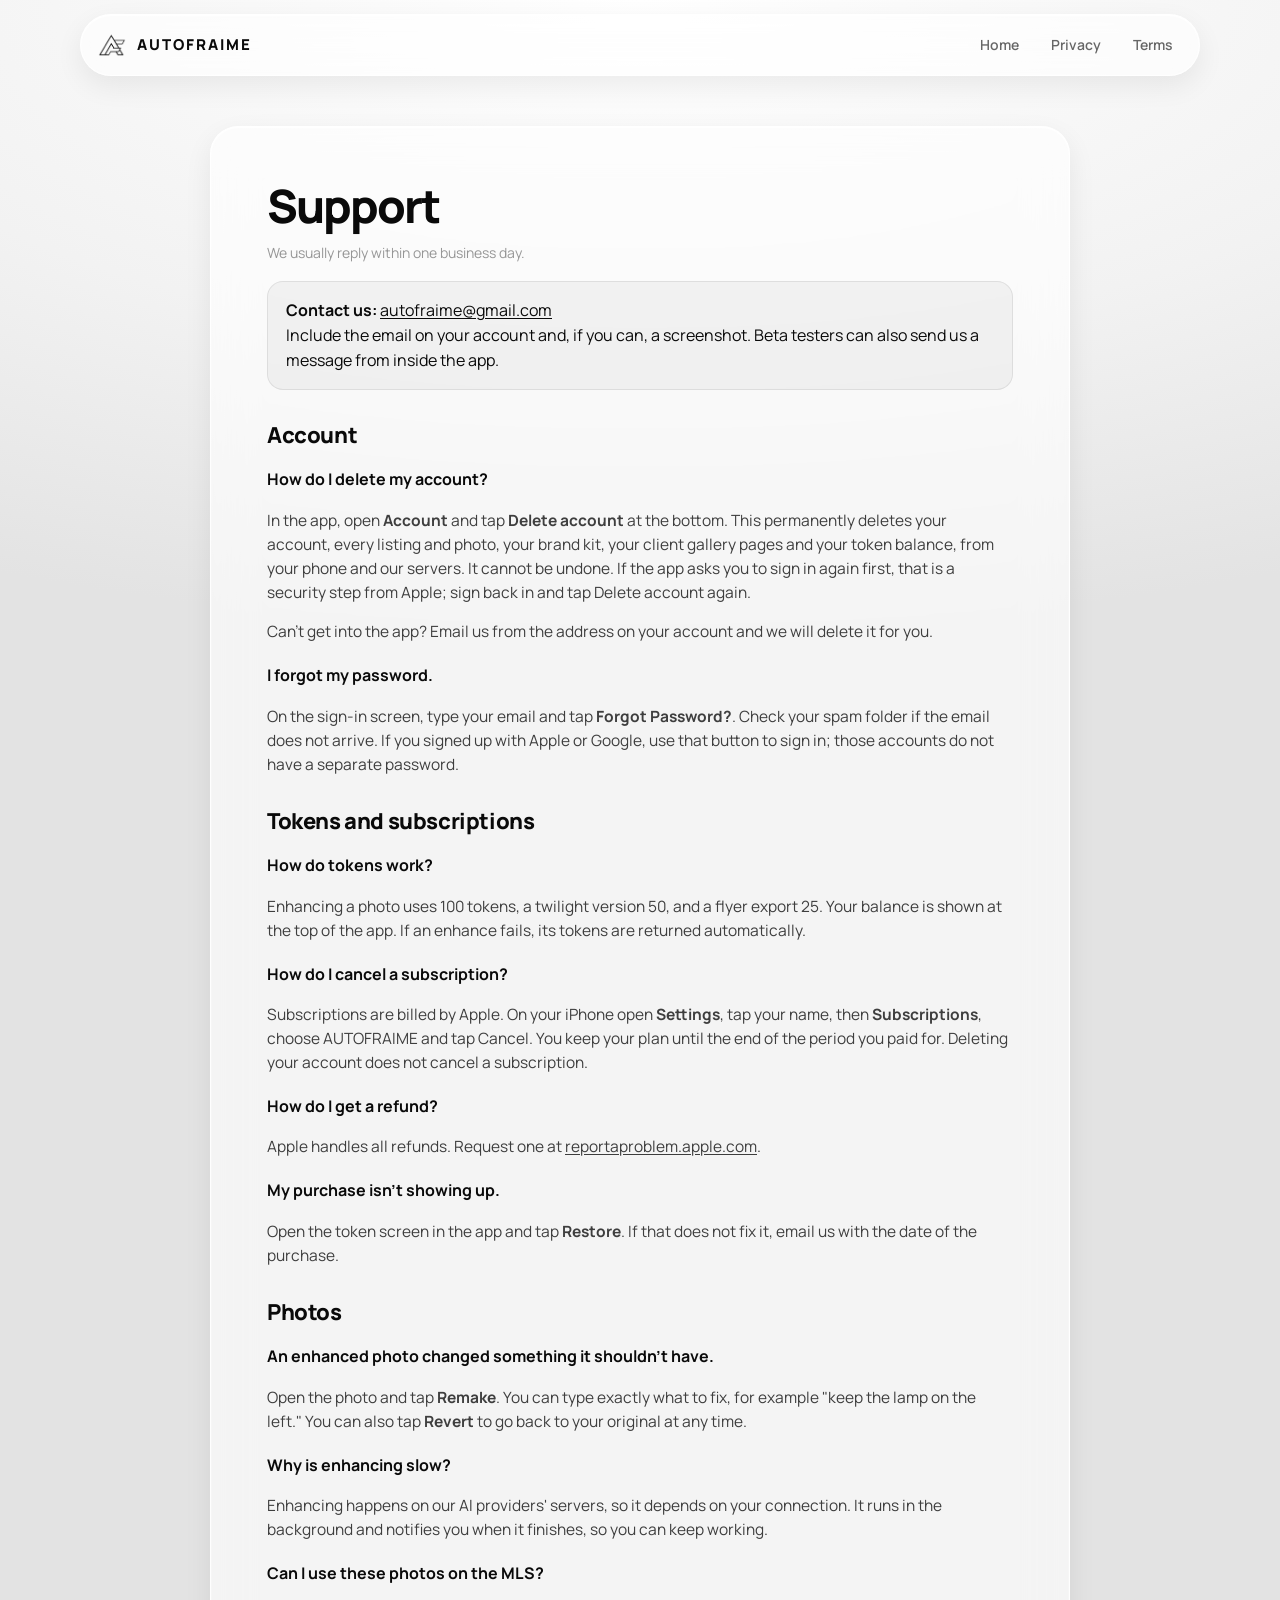
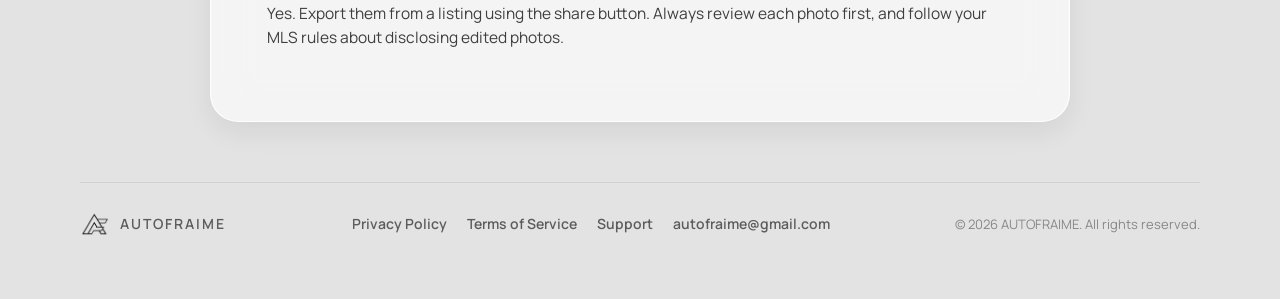
<file: support/index.html>
<!DOCTYPE html>
<html lang="en">
<head>
  <meta charset="UTF-8">
  <meta name="viewport" content="width=device-width, initial-scale=1.0">
  <title>Support · AUTOFRAIME</title>
  <meta name="description" content="Get help with AUTOFRAIME: contact us, manage subscriptions, restore purchases and delete your account.">
  <link rel="icon" type="image/png" href="../favicon.png">
  <link rel="preconnect" href="https://fonts.googleapis.com">
  <link rel="preconnect" href="https://fonts.gstatic.com" crossorigin>
  <link href="https://fonts.googleapis.com/css2?family=Manrope:wght@400;500;600;700;800&display=swap" rel="stylesheet">
  <link rel="stylesheet" href="../assets/style.css?v=20261013e">
</head>
<body>
  <header class="nav glass">
    <a class="brand" href="../"><img src="../logo.png" alt="">AUTOFRAIME</a>
    <nav class="nav-links">
      <a href="../">Home</a>
      <a href="../privacy/">Privacy</a>
      <a href="../terms/">Terms</a>
    </nav>
  </header>

  <main class="wrap legal">
    <article class="doc glass">
      <h1>Support</h1>
      <p class="updated">We usually reply within one business day.</p>

      <div class="callout">
        <strong>Contact us:</strong> <a href="mailto:autofraime@gmail.com?subject=AUTOFRAIME%20Support">autofraime@gmail.com</a><br>
        Include the email on your account and, if you can, a screenshot. Beta testers can also send us a message from inside the app.
      </div>

      <h2>Account</h2>
      <h3>How do I delete my account?</h3>
      <p>In the app, open <strong>Account</strong> and tap <strong>Delete account</strong> at the bottom. This permanently deletes your account, every listing and photo, your brand kit, your client gallery pages and your token balance, from your phone and our servers. It cannot be undone. If the app asks you to sign in again first, that is a security step from Apple; sign back in and tap Delete account again.</p>
      <p>Can't get into the app? Email us from the address on your account and we will delete it for you.</p>
      <h3>I forgot my password.</h3>
      <p>On the sign-in screen, type your email and tap <strong>Forgot Password?</strong>. Check your spam folder if the email does not arrive. If you signed up with Apple or Google, use that button to sign in; those accounts do not have a separate password.</p>

      <h2>Tokens and subscriptions</h2>
      <h3>How do tokens work?</h3>
      <p>Enhancing a photo uses 100 tokens, a twilight version 50, and a flyer export 25. Your balance is shown at the top of the app. If an enhance fails, its tokens are returned automatically.</p>
      <h3>How do I cancel a subscription?</h3>
      <p>Subscriptions are billed by Apple. On your iPhone open <strong>Settings</strong>, tap your name, then <strong>Subscriptions</strong>, choose AUTOFRAIME and tap Cancel. You keep your plan until the end of the period you paid for. Deleting your account does not cancel a subscription.</p>
      <h3>How do I get a refund?</h3>
      <p>Apple handles all refunds. Request one at <a href="https://reportaproblem.apple.com" rel="noopener">reportaproblem.apple.com</a>.</p>
      <h3>My purchase isn't showing up.</h3>
      <p>Open the token screen in the app and tap <strong>Restore</strong>. If that does not fix it, email us with the date of the purchase.</p>

      <h2>Photos</h2>
      <h3>An enhanced photo changed something it shouldn't have.</h3>
      <p>Open the photo and tap <strong>Remake</strong>. You can type exactly what to fix, for example "keep the lamp on the left." You can also tap <strong>Revert</strong> to go back to your original at any time.</p>
      <h3>Why is enhancing slow?</h3>
      <p>Enhancing happens on our AI providers' servers, so it depends on your connection. It runs in the background and notifies you when it finishes, so you can keep working.</p>
      <h3>Can I use these photos on the MLS?</h3>
      <p>Yes. Export them from a listing using the share button. Always review each photo first, and follow your MLS rules about disclosing edited photos.</p>
    </article>
  </main>

  <footer class="wrap">
    <div class="foot">
      <a class="brand" href="../"><img src="../logo.png" alt="">AUTOFRAIME</a>
      <nav><a href="../privacy/">Privacy Policy</a><a href="../terms/">Terms of Service</a><a href="../support/">Support</a><a href="mailto:autofraime@gmail.com">autofraime@gmail.com</a></nav>
      <span class="copy">© 2026 AUTOFRAIME. All rights reserved.</span>
    </div>
  </footer>
</body>
</html>
</file>
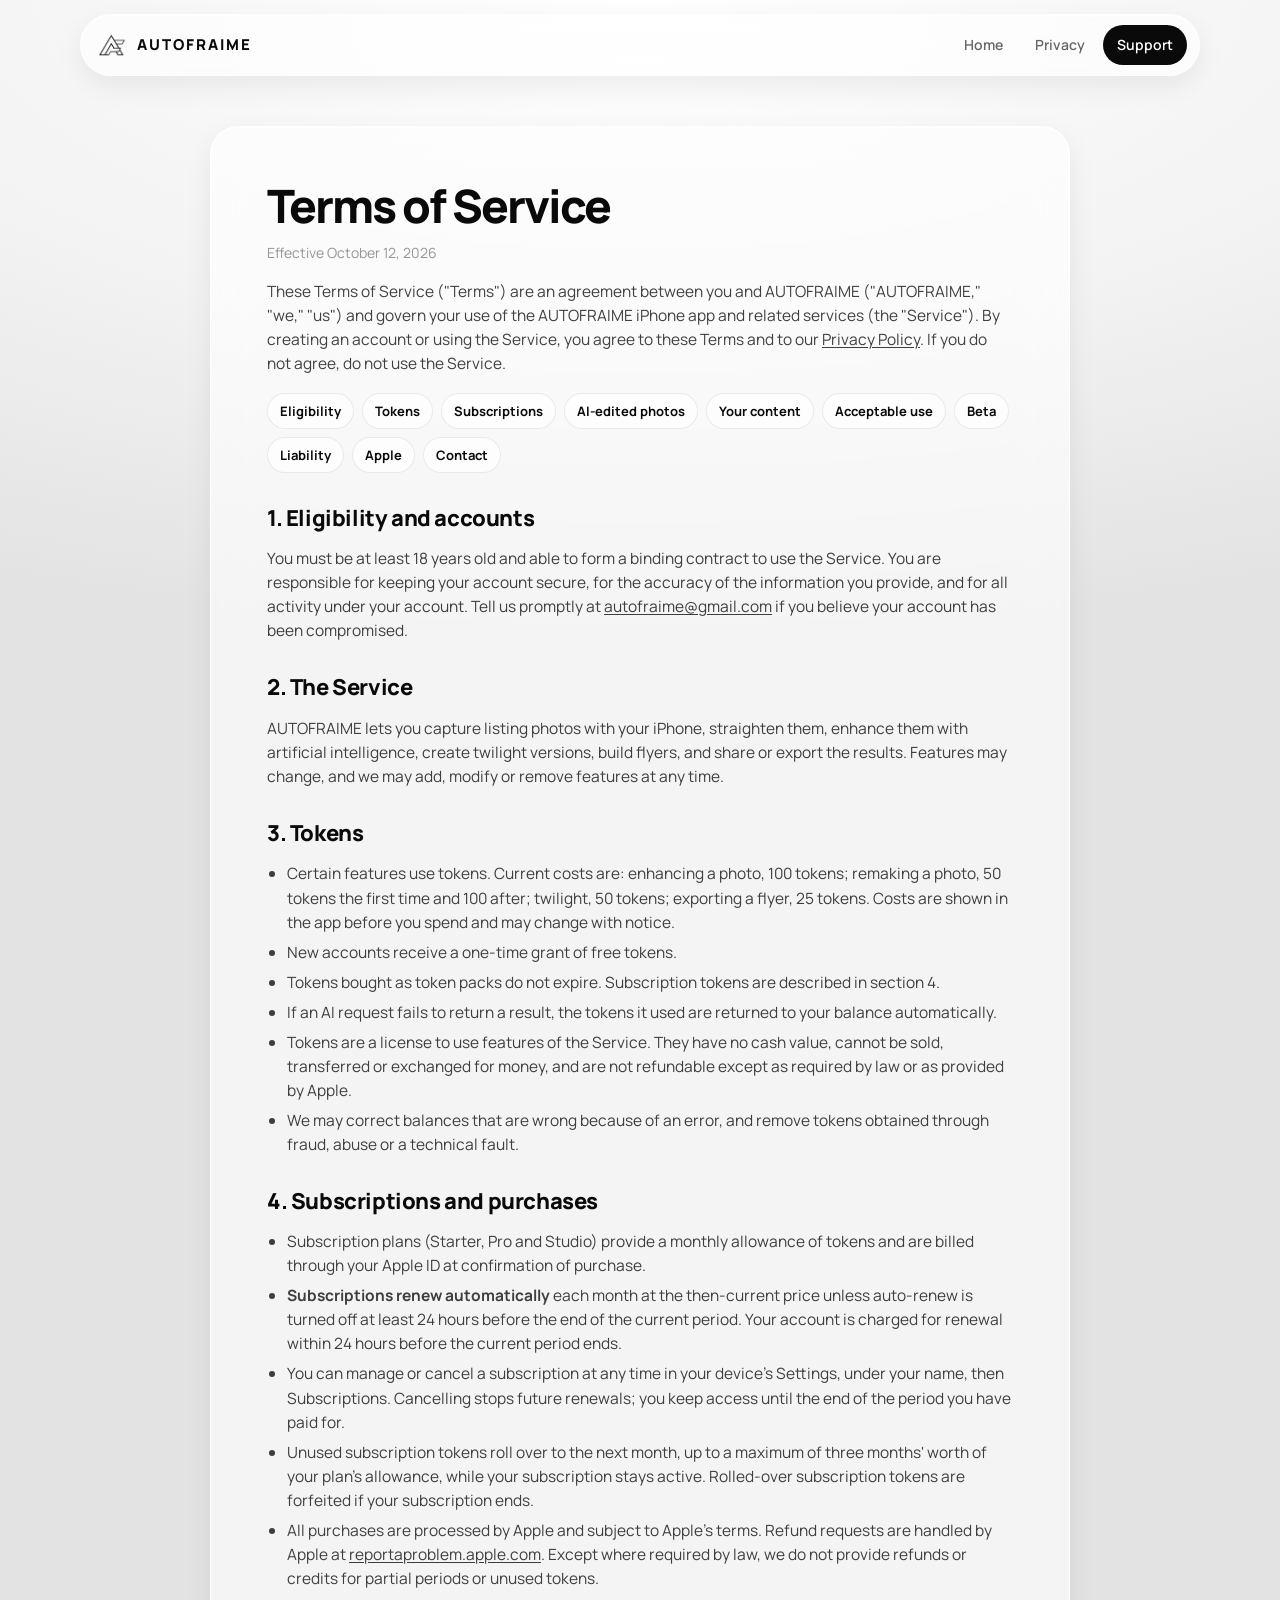
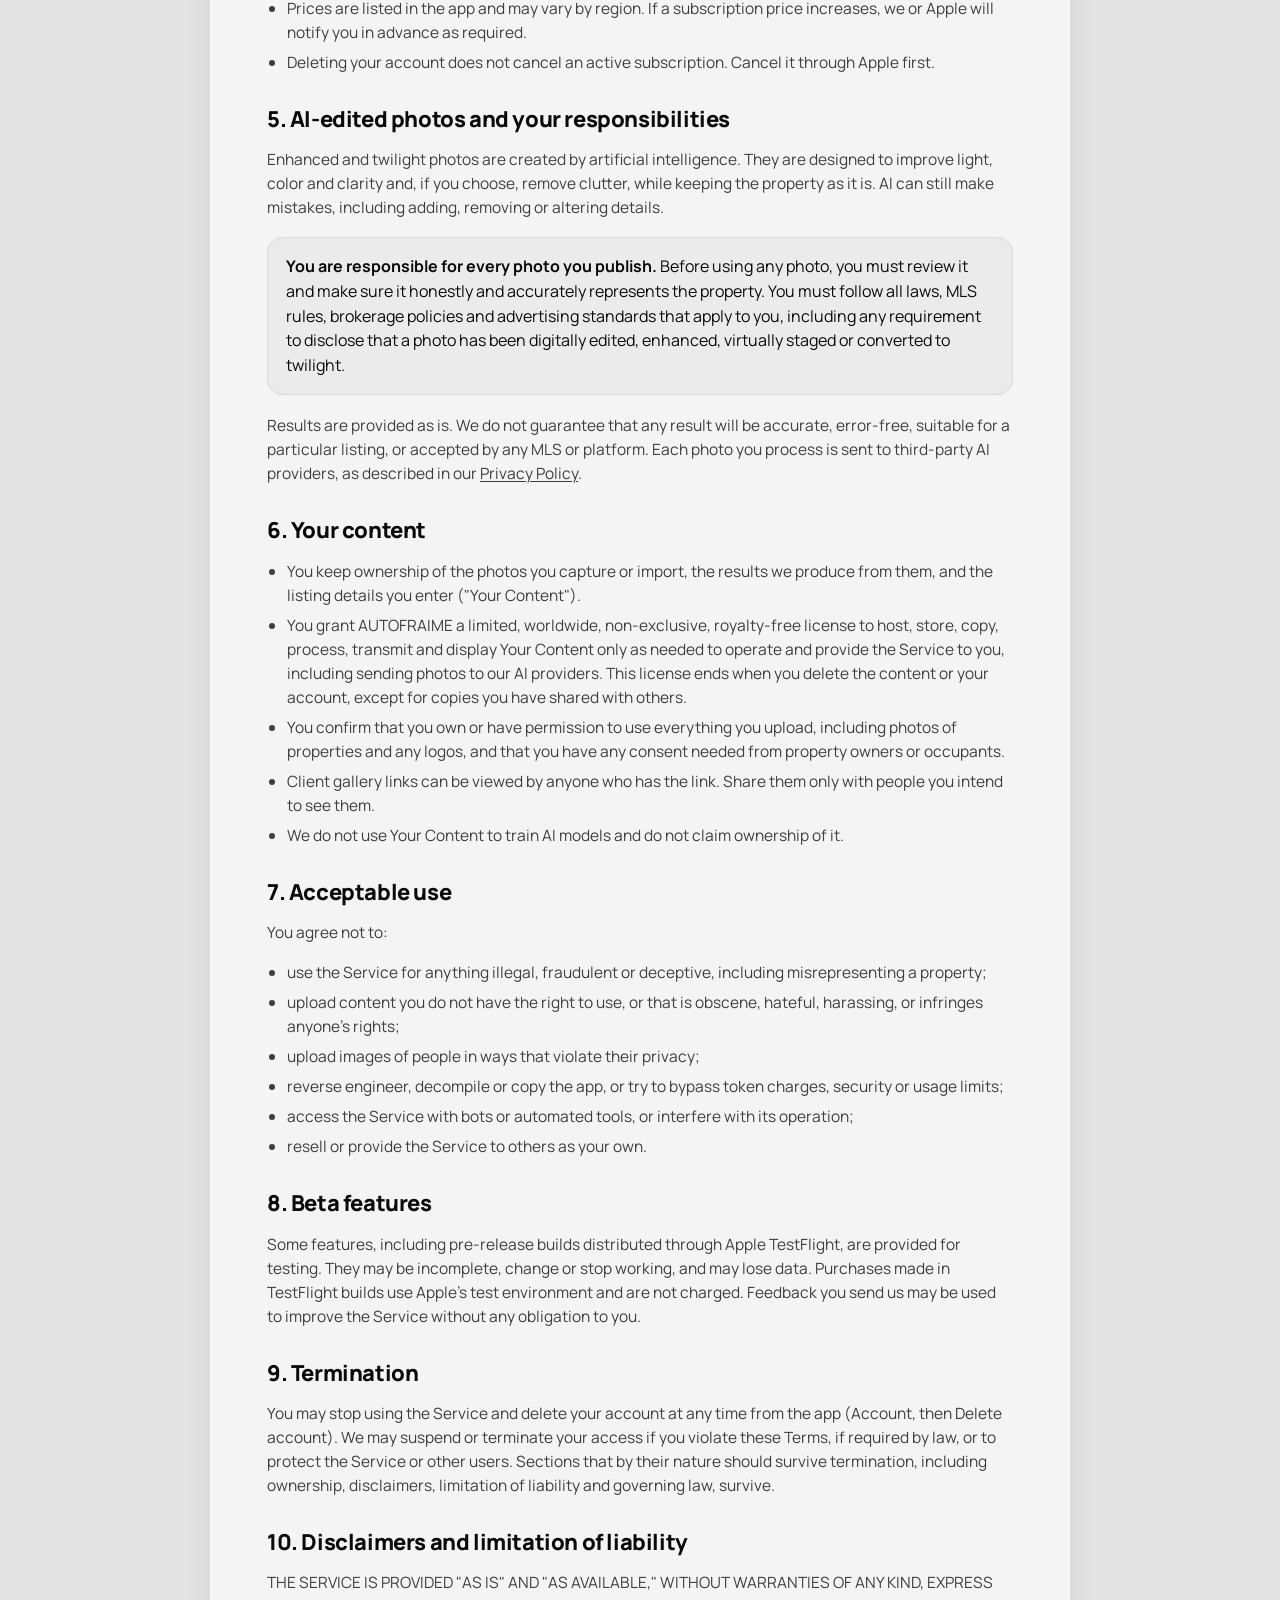
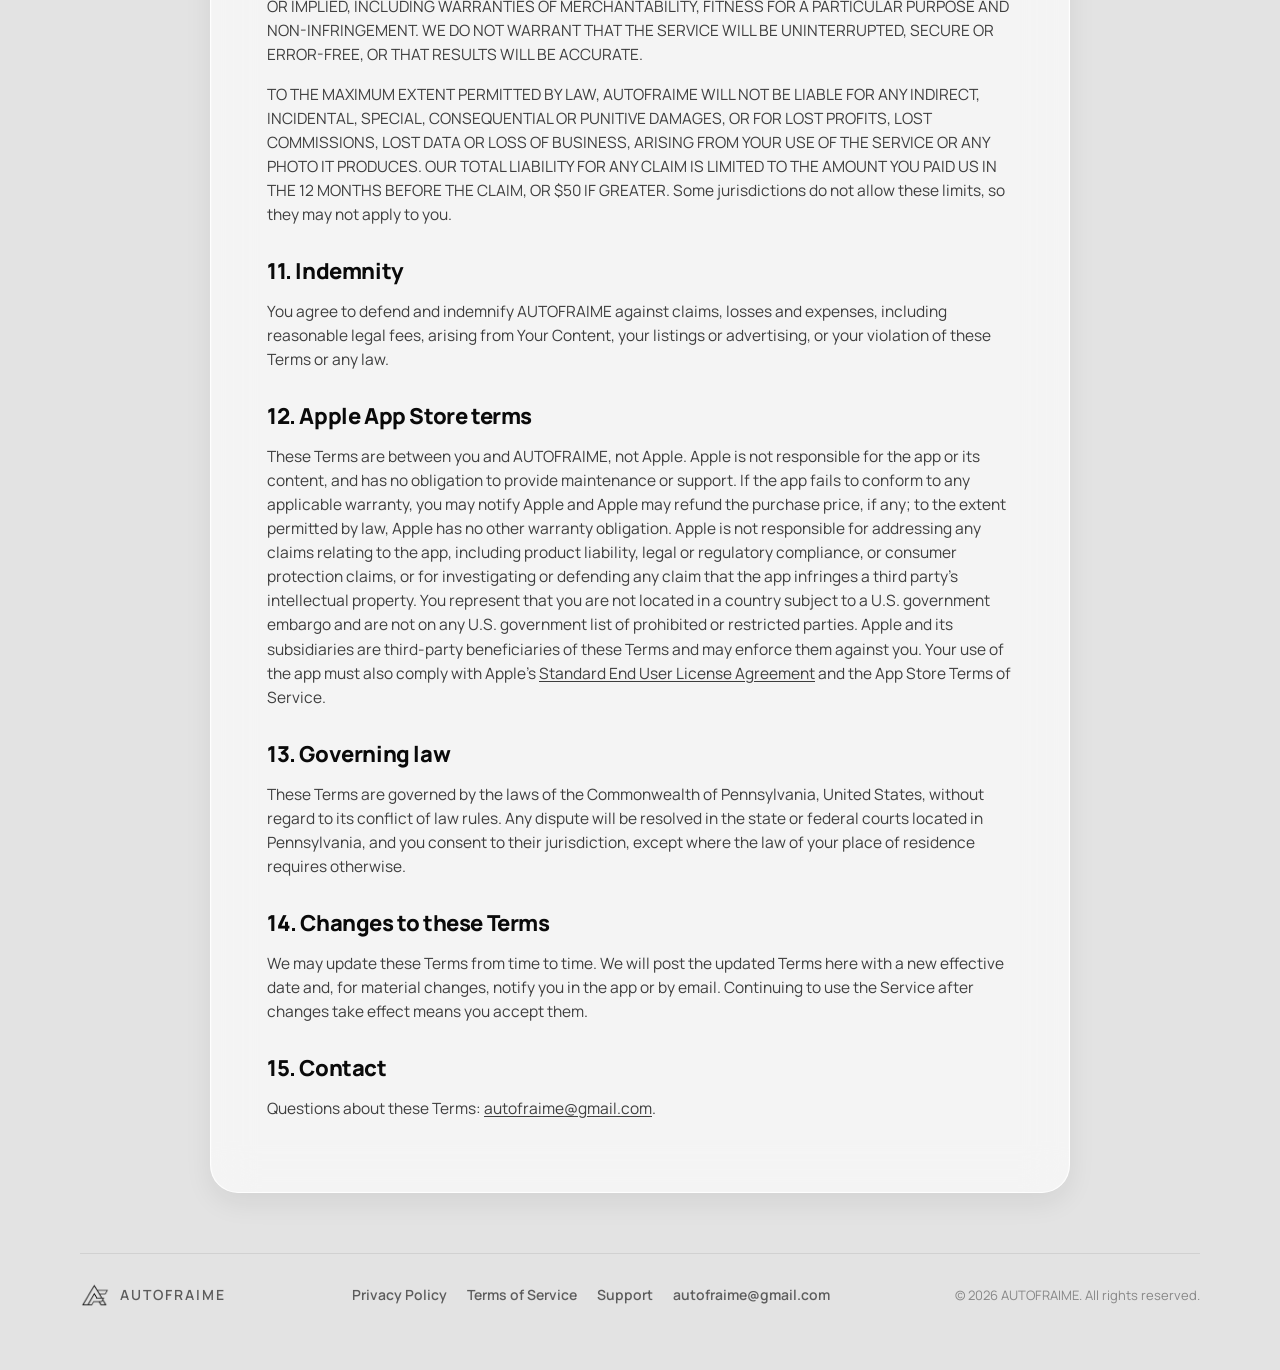
<file: terms/index.html>
<!DOCTYPE html>
<html lang="en">
<head>
  <meta charset="UTF-8">
  <meta name="viewport" content="width=device-width, initial-scale=1.0">
  <title>Terms of Service · AUTOFRAIME</title>
  <meta name="description" content="The terms that govern your use of the AUTOFRAIME app, including subscriptions, tokens and AI-edited photos.">
  <link rel="icon" type="image/png" href="../favicon.png">
  <link rel="preconnect" href="https://fonts.googleapis.com">
  <link rel="preconnect" href="https://fonts.gstatic.com" crossorigin>
  <link href="https://fonts.googleapis.com/css2?family=Manrope:wght@400;500;600;700;800&display=swap" rel="stylesheet">
  <link rel="stylesheet" href="../assets/style.css?v=20261013e">
</head>
<body>
  <header class="nav glass">
    <a class="brand" href="../"><img src="../logo.png" alt="">AUTOFRAIME</a>
    <nav class="nav-links">
      <a href="../">Home</a>
      <a href="../privacy/">Privacy</a>
      <a class="pill" href="../support/">Support</a>
    </nav>
  </header>

  <main class="wrap legal">
    <article class="doc glass">
      <h1>Terms of Service</h1>
      <p class="updated">Effective October 12, 2026</p>

      <p>These Terms of Service ("Terms") are an agreement between you and AUTOFRAIME ("AUTOFRAIME," "we," "us") and govern your use of the AUTOFRAIME iPhone app and related services (the "Service"). By creating an account or using the Service, you agree to these Terms and to our <a href="../privacy/">Privacy Policy</a>. If you do not agree, do not use the Service.</p>

      <nav class="toc">
        <a href="#eligibility">Eligibility</a><a href="#tokens">Tokens</a><a href="#subscriptions">Subscriptions</a>
        <a href="#ai">AI-edited photos</a><a href="#content">Your content</a><a href="#use">Acceptable use</a>
        <a href="#beta">Beta</a><a href="#liability">Liability</a><a href="#apple">Apple</a><a href="#contact">Contact</a>
      </nav>

      <h2 id="eligibility">1. Eligibility and accounts</h2>
      <p>You must be at least 18 years old and able to form a binding contract to use the Service. You are responsible for keeping your account secure, for the accuracy of the information you provide, and for all activity under your account. Tell us promptly at <a href="mailto:autofraime@gmail.com">autofraime@gmail.com</a> if you believe your account has been compromised.</p>

      <h2>2. The Service</h2>
      <p>AUTOFRAIME lets you capture listing photos with your iPhone, straighten them, enhance them with artificial intelligence, create twilight versions, build flyers, and share or export the results. Features may change, and we may add, modify or remove features at any time.</p>

      <h2 id="tokens">3. Tokens</h2>
      <ul>
        <li>Certain features use tokens. Current costs are: enhancing a photo, 100 tokens; remaking a photo, 50 tokens the first time and 100 after; twilight, 50 tokens; exporting a flyer, 25 tokens. Costs are shown in the app before you spend and may change with notice.</li>
        <li>New accounts receive a one-time grant of free tokens.</li>
        <li>Tokens bought as token packs do not expire. Subscription tokens are described in section 4.</li>
        <li>If an AI request fails to return a result, the tokens it used are returned to your balance automatically.</li>
        <li>Tokens are a license to use features of the Service. They have no cash value, cannot be sold, transferred or exchanged for money, and are not refundable except as required by law or as provided by Apple.</li>
        <li>We may correct balances that are wrong because of an error, and remove tokens obtained through fraud, abuse or a technical fault.</li>
      </ul>

      <h2 id="subscriptions">4. Subscriptions and purchases</h2>
      <ul>
        <li>Subscription plans (Starter, Pro and Studio) provide a monthly allowance of tokens and are billed through your Apple ID at confirmation of purchase.</li>
        <li><strong>Subscriptions renew automatically</strong> each month at the then-current price unless auto-renew is turned off at least 24 hours before the end of the current period. Your account is charged for renewal within 24 hours before the current period ends.</li>
        <li>You can manage or cancel a subscription at any time in your device's Settings, under your name, then Subscriptions. Cancelling stops future renewals; you keep access until the end of the period you have paid for.</li>
        <li>Unused subscription tokens roll over to the next month, up to a maximum of three months' worth of your plan's allowance, while your subscription stays active. Rolled-over subscription tokens are forfeited if your subscription ends.</li>
        <li>All purchases are processed by Apple and subject to Apple's terms. Refund requests are handled by Apple at <a href="https://reportaproblem.apple.com" rel="noopener">reportaproblem.apple.com</a>. Except where required by law, we do not provide refunds or credits for partial periods or unused tokens.</li>
        <li>Prices are listed in the app and may vary by region. If a subscription price increases, we or Apple will notify you in advance as required.</li>
        <li>Deleting your account does not cancel an active subscription. Cancel it through Apple first.</li>
      </ul>

      <h2 id="ai">5. AI-edited photos and your responsibilities</h2>
      <p>Enhanced and twilight photos are created by artificial intelligence. They are designed to improve light, color and clarity and, if you choose, remove clutter, while keeping the property as it is. AI can still make mistakes, including adding, removing or altering details.</p>
      <div class="callout"><strong>You are responsible for every photo you publish.</strong> Before using any photo, you must review it and make sure it honestly and accurately represents the property. You must follow all laws, MLS rules, brokerage policies and advertising standards that apply to you, including any requirement to disclose that a photo has been digitally edited, enhanced, virtually staged or converted to twilight.</div>
      <p>Results are provided as is. We do not guarantee that any result will be accurate, error-free, suitable for a particular listing, or accepted by any MLS or platform. Each photo you process is sent to third-party AI providers, as described in our <a href="../privacy/">Privacy Policy</a>.</p>

      <h2 id="content">6. Your content</h2>
      <ul>
        <li>You keep ownership of the photos you capture or import, the results we produce from them, and the listing details you enter ("Your Content").</li>
        <li>You grant AUTOFRAIME a limited, worldwide, non-exclusive, royalty-free license to host, store, copy, process, transmit and display Your Content only as needed to operate and provide the Service to you, including sending photos to our AI providers. This license ends when you delete the content or your account, except for copies you have shared with others.</li>
        <li>You confirm that you own or have permission to use everything you upload, including photos of properties and any logos, and that you have any consent needed from property owners or occupants.</li>
        <li>Client gallery links can be viewed by anyone who has the link. Share them only with people you intend to see them.</li>
        <li>We do not use Your Content to train AI models and do not claim ownership of it.</li>
      </ul>

      <h2 id="use">7. Acceptable use</h2>
      <p>You agree not to:</p>
      <ul>
        <li>use the Service for anything illegal, fraudulent or deceptive, including misrepresenting a property;</li>
        <li>upload content you do not have the right to use, or that is obscene, hateful, harassing, or infringes anyone's rights;</li>
        <li>upload images of people in ways that violate their privacy;</li>
        <li>reverse engineer, decompile or copy the app, or try to bypass token charges, security or usage limits;</li>
        <li>access the Service with bots or automated tools, or interfere with its operation;</li>
        <li>resell or provide the Service to others as your own.</li>
      </ul>

      <h2 id="beta">8. Beta features</h2>
      <p>Some features, including pre-release builds distributed through Apple TestFlight, are provided for testing. They may be incomplete, change or stop working, and may lose data. Purchases made in TestFlight builds use Apple's test environment and are not charged. Feedback you send us may be used to improve the Service without any obligation to you.</p>

      <h2>9. Termination</h2>
      <p>You may stop using the Service and delete your account at any time from the app (Account, then Delete account). We may suspend or terminate your access if you violate these Terms, if required by law, or to protect the Service or other users. Sections that by their nature should survive termination, including ownership, disclaimers, limitation of liability and governing law, survive.</p>

      <h2 id="liability">10. Disclaimers and limitation of liability</h2>
      <p>THE SERVICE IS PROVIDED "AS IS" AND "AS AVAILABLE," WITHOUT WARRANTIES OF ANY KIND, EXPRESS OR IMPLIED, INCLUDING WARRANTIES OF MERCHANTABILITY, FITNESS FOR A PARTICULAR PURPOSE AND NON-INFRINGEMENT. WE DO NOT WARRANT THAT THE SERVICE WILL BE UNINTERRUPTED, SECURE OR ERROR-FREE, OR THAT RESULTS WILL BE ACCURATE.</p>
      <p>TO THE MAXIMUM EXTENT PERMITTED BY LAW, AUTOFRAIME WILL NOT BE LIABLE FOR ANY INDIRECT, INCIDENTAL, SPECIAL, CONSEQUENTIAL OR PUNITIVE DAMAGES, OR FOR LOST PROFITS, LOST COMMISSIONS, LOST DATA OR LOSS OF BUSINESS, ARISING FROM YOUR USE OF THE SERVICE OR ANY PHOTO IT PRODUCES. OUR TOTAL LIABILITY FOR ANY CLAIM IS LIMITED TO THE AMOUNT YOU PAID US IN THE 12 MONTHS BEFORE THE CLAIM, OR $50 IF GREATER. Some jurisdictions do not allow these limits, so they may not apply to you.</p>

      <h2>11. Indemnity</h2>
      <p>You agree to defend and indemnify AUTOFRAIME against claims, losses and expenses, including reasonable legal fees, arising from Your Content, your listings or advertising, or your violation of these Terms or any law.</p>

      <h2 id="apple">12. Apple App Store terms</h2>
      <p>These Terms are between you and AUTOFRAIME, not Apple. Apple is not responsible for the app or its content, and has no obligation to provide maintenance or support. If the app fails to conform to any applicable warranty, you may notify Apple and Apple may refund the purchase price, if any; to the extent permitted by law, Apple has no other warranty obligation. Apple is not responsible for addressing any claims relating to the app, including product liability, legal or regulatory compliance, or consumer protection claims, or for investigating or defending any claim that the app infringes a third party's intellectual property. You represent that you are not located in a country subject to a U.S. government embargo and are not on any U.S. government list of prohibited or restricted parties. Apple and its subsidiaries are third-party beneficiaries of these Terms and may enforce them against you. Your use of the app must also comply with Apple's <a href="https://www.apple.com/legal/internet-services/itunes/dev/stdeula/" rel="noopener">Standard End User License Agreement</a> and the App Store Terms of Service.</p>

      <h2>13. Governing law</h2>
      <p>These Terms are governed by the laws of the Commonwealth of Pennsylvania, United States, without regard to its conflict of law rules. Any dispute will be resolved in the state or federal courts located in Pennsylvania, and you consent to their jurisdiction, except where the law of your place of residence requires otherwise.</p>

      <h2>14. Changes to these Terms</h2>
      <p>We may update these Terms from time to time. We will post the updated Terms here with a new effective date and, for material changes, notify you in the app or by email. Continuing to use the Service after changes take effect means you accept them.</p>

      <h2 id="contact">15. Contact</h2>
      <p>Questions about these Terms: <a href="mailto:autofraime@gmail.com">autofraime@gmail.com</a>.</p>
    </article>
  </main>

  <footer class="wrap">
    <div class="foot">
      <a class="brand" href="../"><img src="../logo.png" alt="">AUTOFRAIME</a>
      <nav><a href="../privacy/">Privacy Policy</a><a href="../terms/">Terms of Service</a><a href="../support/">Support</a><a href="mailto:autofraime@gmail.com">autofraime@gmail.com</a></nav>
      <span class="copy">© 2026 AUTOFRAIME. All rights reserved.</span>
    </div>
  </footer>
</body>
</html>
</file>
<file: assets/style.css>
/* AUTOFRAIME: Signature Mono, the same language as the app:
   white ground, ink type, liquid glass, listing photos kept in colour. */

:root {
  --ink: #0A0A0A;
  --ink-2: rgba(10, 10, 10, 0.62);
  --ink-3: rgba(10, 10, 10, 0.42);
  --paper: #FBF9F4;
  --line: rgba(10, 10, 10, 0.08);
  --glass: rgba(255, 255, 255, 0.62);
  --glass-strong: rgba(255, 255, 255, 0.82);
  --radius: 24px;
  --max: 1120px;
}

* { box-sizing: border-box; }
html { scroll-behavior: smooth; }
body {
  margin: 0;
  font-family: "Manrope", -apple-system, BlinkMacSystemFont, "SF Pro Text", system-ui, sans-serif;
  color: var(--ink);
  background: #E3E3E3;
  background-image: radial-gradient(120% 70% at 50% 0%, #FFFFFF 0%, #F2F2F2 55%, #E3E3E3 100%);
  background-attachment: fixed;
  -webkit-font-smoothing: antialiased;
  line-height: 1.55;
}
img { max-width: 100%; display: block; }
a { color: inherit; }
.wrap { width: min(var(--max), calc(100% - 40px)); margin: 0 auto; }

/* ---------- Glass ---------- */
.glass {
  background: var(--glass);
  -webkit-backdrop-filter: blur(22px) saturate(180%);
  backdrop-filter: blur(22px) saturate(180%);
  border: 1px solid rgba(255, 255, 255, 0.85);
  box-shadow: inset 0 1px 1px rgba(255, 255, 255, 1), 0 10px 28px rgba(0, 0, 0, 0.07);
}
.bevel {
  background: rgba(255, 255, 255, 0.7);
  border: 1px solid rgba(51, 51, 51, 0.08);
  box-shadow:
    inset 2px -2px 1px -1px rgba(255,255,255,0.9),
    inset -2px 2px 1px -1px rgba(255,255,255,0.9),
    inset 0 0 2px rgba(0,0,0,0.22),
    0 4px 12px rgba(0,0,0,0.10);
}

/* ---------- Nav ---------- */
.nav {
  position: sticky; top: 14px; z-index: 50;
  width: min(var(--max), calc(100% - 28px));
  margin: 14px auto 0;
  display: flex; align-items: center; justify-content: space-between;
  padding: 10px 12px 10px 16px;
  border-radius: 999px;
}
.brand { display: flex; align-items: center; gap: 10px; text-decoration: none; font-weight: 800; letter-spacing: 2px; font-size: 15px; }
.brand img { width: 30px; height: 30px; }
.nav-links { display: flex; align-items: center; gap: 4px; }
.nav-links a { text-decoration: none; font-weight: 600; font-size: 14px; padding: 9px 14px; border-radius: 999px; color: var(--ink-2); }
.nav-links a:hover { color: var(--ink); background: rgba(255,255,255,0.7); }
.nav .pill { color: #fff !important; background: var(--ink); }
.nav .pill:hover { background: #222 !important; }
@media (max-width: 720px) { .nav-links a:not(.pill) { display: none; } }

/* ---------- Buttons ---------- */
.btn {
  display: inline-flex; align-items: center; gap: 10px;
  padding: 16px 26px; border-radius: 999px;
  font-weight: 800; font-size: 16px; text-decoration: none;
  border: none; cursor: pointer; font-family: inherit;
}
.btn-ink { background: var(--ink); color: #fff; }
.btn-soon { background: var(--ink); color: #fff; cursor: default; }
.btn-soon .apple { font-size: 20px; line-height: 1; margin-top: -2px; }
.btn-soon small { display: block; font-size: 11px; font-weight: 600; opacity: 0.7; letter-spacing: 0.3px; }
.btn-soon span.stack { text-align: left; line-height: 1.15; }
.btn-ghost { color: var(--ink); }

/* ---------- Hero ---------- */
.hero { padding: 72px 0 40px; display: grid; grid-template-columns: 1.05fr 0.95fr; gap: 48px; align-items: center; }
.eyebrow { display: inline-flex; align-items: center; gap: 8px; font-size: 12px; font-weight: 800; letter-spacing: 1.4px; text-transform: uppercase; padding: 7px 12px; border-radius: 999px; }
.eyebrow .dot { width: 7px; height: 7px; border-radius: 50%; background: var(--ink); animation: pulse 1.6s ease-in-out infinite; }
@keyframes pulse { 50% { opacity: 0.35; transform: scale(0.7); } }
h1 { font-size: clamp(40px, 6vw, 68px); line-height: 1.02; letter-spacing: -2px; margin: 18px 0 18px; font-weight: 800; }
.lede { font-size: 19px; color: var(--ink-2); max-width: 520px; margin: 0 0 30px; }
.hero-cta { display: flex; flex-wrap: wrap; gap: 12px; align-items: center; }
.hero-note { margin-top: 16px; font-size: 13px; color: var(--ink-3); }
@media (max-width: 900px) { .hero { grid-template-columns: 1fr; padding-top: 48px; } }

/* ---------- Phone mockup (recreates the app's Home) ---------- */
.phone {
  width: 320px; height: 660px; margin: 0 auto; position: relative;
  border-radius: 52px; padding: 12px; background: #111;
  box-shadow: 0 40px 80px rgba(0,0,0,0.22), 0 0 0 2px #2a2a2a inset;
}
.screen {
  position: relative; width: 100%; height: 100%; border-radius: 41px; overflow: hidden;
  background: radial-gradient(120% 70% at 50% 0%, #FFF 0%, #F2F2F2 55%, #E3E3E3 100%);
}
.island { position: absolute; top: 11px; left: 50%; transform: translateX(-50%); width: 96px; height: 28px; border-radius: 20px; background: #000; z-index: 3; }
.app-head { position: absolute; top: 54px; left: 18px; right: 18px; display: flex; justify-content: space-between; align-items: flex-start; z-index: 2; }
.app-head .hi { font-size: 10px; font-weight: 600; color: var(--ink-3); }
.app-head .name { font-size: 21px; font-weight: 800; letter-spacing: -0.5px; }
.credits { display: flex; align-items: center; gap: 6px; padding: 6px 10px; border-radius: 999px; font-size: 11px; font-weight: 800; }
.coin { width: 15px; height: 15px; border-radius: 50%; background: var(--ink); display: grid; place-items: center; }
.coin img { width: 9px; height: 9px; filter: invert(1); }
.feed { position: absolute; top: 112px; left: 14px; right: 14px; display: flex; flex-direction: column; gap: 12px; }
.card { border-radius: 20px; overflow: hidden; }
.card .ph { aspect-ratio: 3/2; background-size: cover; background-position: center; position: relative; }
.badge { position: absolute; top: 9px; font-size: 9px; font-weight: 800; padding: 4px 8px; border-radius: 999px; letter-spacing: 0.3px; }
.badge.l { left: 9px; background: rgba(255,255,255,0.6); -webkit-backdrop-filter: blur(10px); backdrop-filter: blur(10px); border: 1px solid rgba(255,255,255,0.95); }
.badge.r { right: 9px; background: rgba(0,0,0,0.78); color: #fff; border: 1px solid rgba(255,255,255,0.35); }
.card .meta { padding: 10px 12px 12px; display: flex; justify-content: space-between; align-items: center; }
.card .addr { font-size: 13px; font-weight: 800; letter-spacing: -0.2px; }
.card .sub { font-size: 10px; color: var(--ink-2); }
.chev { width: 24px; height: 24px; border-radius: 50%; display: grid; place-items: center; font-size: 11px; font-weight: 800; background: rgba(255,255,255,0.7); border: 1px solid #fff; }
.dock { position: absolute; bottom: 18px; left: 50%; transform: translateX(-50%); display: flex; align-items: center; gap: 2px; padding: 5px; border-radius: 999px; z-index: 2; }
.dock .tab { width: 58px; height: 40px; border-radius: 999px; display: grid; place-items: center; font-size: 8.5px; font-weight: 700; color: var(--ink-3); }
.dock .tab.on { background: rgba(255,255,255,0.85); color: var(--ink); }
.dock .plus { width: 40px; height: 40px; border-radius: 50%; background: var(--ink); color: #fff; display: grid; place-items: center; font-size: 20px; font-weight: 700; margin-left: 4px; }

/* ---------- Sections ---------- */
section { padding: 70px 0; }
.section-head { max-width: 640px; margin-bottom: 36px; }
.kicker { font-size: 12px; font-weight: 800; letter-spacing: 1.4px; text-transform: uppercase; color: var(--ink-3); }
h2 { font-size: clamp(30px, 4vw, 44px); line-height: 1.08; letter-spacing: -1.2px; margin: 10px 0 12px; font-weight: 800; }
.section-head p { color: var(--ink-2); font-size: 17px; margin: 0; }

.grid { display: grid; gap: 16px; }
.g3 { grid-template-columns: repeat(3, 1fr); }
.g2 { grid-template-columns: repeat(2, 1fr); }
@media (max-width: 900px) { .g3, .g2 { grid-template-columns: 1fr; } }

.feature { border-radius: var(--radius); padding: 26px; }
.feature .ico { width: 46px; height: 46px; border-radius: 14px; display: grid; place-items: center; font-size: 20px; margin-bottom: 16px; }
.feature h3 { margin: 0 0 6px; font-size: 19px; letter-spacing: -0.3px; }
.feature p { margin: 0; color: var(--ink-2); font-size: 15px; }

.steps { counter-reset: s; }
.step { border-radius: var(--radius); padding: 26px; position: relative; }
.step::before { counter-increment: s; content: counter(s); position: absolute; top: 22px; right: 24px; font-size: 54px; font-weight: 800; color: rgba(10,10,10,0.07); line-height: 1; }
.step h3 { margin: 0 0 6px; font-size: 19px; }
.step p { margin: 0; color: var(--ink-2); font-size: 15px; }

.gallery { display: grid; grid-template-columns: repeat(6, 1fr); gap: 12px; }
.gallery figure { margin: 0; border-radius: 20px; overflow: hidden; box-shadow: 0 10px 26px rgba(0,0,0,0.10); }
.gallery img { width: 100%; height: 100%; object-fit: cover; aspect-ratio: 4/3; }
.gallery .a { grid-column: span 3; } .gallery .b { grid-column: span 3; }
.gallery .c, .gallery .d, .gallery .e { grid-column: span 2; }
@media (max-width: 720px) { .gallery { grid-template-columns: 1fr; } .gallery figure { grid-column: auto !important; } }

/* ---------- Pricing ---------- */
.plans { display: grid; grid-template-columns: repeat(3, 1fr); gap: 16px; }
@media (max-width: 900px) { .plans { grid-template-columns: 1fr; } }
.plan { border-radius: var(--radius); padding: 26px; position: relative; }
.plan.best { outline: 2px solid var(--ink); }
.plan .tag { position: absolute; top: 18px; right: 18px; font-size: 10px; font-weight: 800; letter-spacing: 0.6px; background: var(--ink); color: #fff; padding: 4px 9px; border-radius: 999px; }
.plan h3 { margin: 0; font-size: 20px; }
.price { font-size: 38px; font-weight: 800; letter-spacing: -1px; margin: 10px 0 2px; }
.price small { font-size: 14px; font-weight: 600; color: var(--ink-3); letter-spacing: 0; }
.plan ul { list-style: none; padding: 0; margin: 16px 0 0; }
.plan li { padding: 7px 0; border-top: 1px solid var(--line); font-size: 14.5px; color: var(--ink-2); }
.packs { margin-top: 16px; border-radius: var(--radius); padding: 22px 26px; display: flex; flex-wrap: wrap; gap: 14px 28px; align-items: center; justify-content: space-between; }
.packs strong { font-size: 15px; }
.packs .pk { font-size: 14.5px; color: var(--ink-2); }
.fine { font-size: 13px; color: var(--ink-3); margin-top: 14px; }

/* ---------- FAQ ---------- */
.faq details { border-radius: 18px; padding: 18px 22px; margin-bottom: 10px; }
.faq summary { cursor: pointer; font-weight: 800; font-size: 16px; list-style: none; }
.faq summary::-webkit-details-marker { display: none; }
.faq summary::after { content: "+"; float: right; font-weight: 600; color: var(--ink-3); }
.faq details[open] summary::after { content: "–"; }
.faq p { color: var(--ink-2); margin: 10px 0 0; }

/* ---------- Closing CTA ---------- */
.closer { border-radius: 32px; padding: 54px 30px; text-align: center; background: var(--ink); color: #fff; }
.closer h2 { color: #fff; }
.closer p { color: rgba(255,255,255,0.7); max-width: 520px; margin: 0 auto 26px; }
.closer .btn-soon { background: #fff; color: var(--ink); }

/* ---------- Footer ---------- */
footer { padding: 40px 0 60px; }
.foot { display: flex; flex-wrap: wrap; gap: 18px; justify-content: space-between; align-items: center; border-top: 1px solid var(--line); padding-top: 26px; }
.foot nav { display: flex; flex-wrap: wrap; gap: 6px 20px; }
.foot a { text-decoration: none; color: var(--ink-2); font-size: 14px; font-weight: 600; }
.foot a:hover { color: var(--ink); }
.copy { color: var(--ink-3); font-size: 13px; }

/* ---------- Legal pages ---------- */
.legal { padding: 50px 0 20px; }
.doc { border-radius: 28px; padding: clamp(24px, 5vw, 56px); max-width: 860px; margin: 0 auto; }
.doc h1 { font-size: clamp(32px, 5vw, 46px); margin-top: 0; }
.doc .updated { color: var(--ink-3); font-size: 14px; margin-top: -6px; }
.doc h2 { font-size: 22px; letter-spacing: -0.4px; margin: 34px 0 8px; }
.doc h3 { font-size: 16px; margin: 20px 0 6px; }
.doc p, .doc li { color: rgba(10,10,10,0.78); font-size: 15.5px; }
.doc ul { padding-left: 20px; }
.doc li { margin: 6px 0; }
.doc .callout { border-radius: 16px; padding: 16px 18px; margin: 18px 0; background: rgba(10,10,10,0.04); border: 1px solid var(--line); }
.doc a { text-decoration: underline; text-underline-offset: 2px; }
.toc { display: flex; flex-wrap: wrap; gap: 8px; margin: 18px 0 8px; }
.toc a { font-size: 13px; font-weight: 700; text-decoration: none; padding: 7px 12px; border-radius: 999px; background: rgba(255,255,255,0.7); border: 1px solid var(--line); }

/* Before / after slider */
.ba-grid { display: grid; grid-template-columns: 1fr 1fr; gap: 20px; }
.ba-item { margin: 0; }
.ba-item figcaption { margin-top: 10px; font-size: 14px; font-weight: 600; color: var(--ink-2); text-align: center; }
@media (max-width: 760px) { .ba-grid { grid-template-columns: 1fr; } }
.ba { position: relative; aspect-ratio: 4 / 3; border-radius: 26px; overflow: hidden; padding: 0;
  user-select: none; -webkit-user-select: none; touch-action: pan-y; cursor: ew-resize; }
.ba img { position: absolute; inset: 0; width: 100%; height: 100%; object-fit: cover; display: block; pointer-events: none; }
.ba-after { clip-path: inset(0 calc(100% - var(--pos)) 0 0); }
.ba-handle { position: absolute; top: 0; bottom: 0; left: var(--pos); width: 2px; margin-left: -1px; background: #fff;
  box-shadow: 0 0 0 1px rgba(0,0,0,0.08); pointer-events: none; }
.ba-handle span { position: absolute; top: 50%; left: 50%; transform: translate(-50%, -50%); width: 48px; height: 48px;
  border-radius: 50%; background: #fff; color: var(--ink); display: grid; place-items: center; font-size: 22px; font-weight: 800;
  box-shadow: 0 8px 22px rgba(0,0,0,0.28); }
.ba-label { position: absolute; top: 14px; padding: 5px 11px; border-radius: 999px; background: rgba(10,10,10,0.6); color: #fff;
  font-size: 12px; font-weight: 800; letter-spacing: 0.6px; text-transform: uppercase; pointer-events: none; }
.ba-label.l { left: 14px; }
.ba-label.r { right: 14px; }
.ba-range { position: absolute; width: 1px; height: 1px; opacity: 0; pointer-events: none; }
.ba:focus-within { outline: 3px solid var(--ink); outline-offset: 3px; }
@media (max-width: 600px) { .ba { border-radius: 18px; } .ba-handle span { width: 40px; height: 40px; font-size: 18px; } }


/* Direction row under a slider: labels mean "drag this way to see this" */
.dial { margin-top: 12px; }
.dial-stops { display: flex; justify-content: space-between; font-size: 13px; font-weight: 800; letter-spacing: .4px;
  text-transform: uppercase; color: var(--ink-2); }
.dial-stops.three span:nth-child(2) { text-align: center; }

/* Three-way slider: before | enhanced | twilight */
.ba3 { position: relative; aspect-ratio: 4 / 3; border-radius: 26px; overflow: hidden; padding: 0;
  user-select: none; -webkit-user-select: none; touch-action: pan-y; cursor: ew-resize; }
.ba3 img { position: absolute; inset: 0; width: 100%; height: 100%; object-fit: cover; display: block; pointer-events: none; }
.ba3 .l0 { clip-path: inset(0 calc(100% - var(--p1)) 0 0); }
.ba3 .l1 { clip-path: inset(0 calc(100% - var(--p2)) 0 0); }
.ba3 .h1 { left: var(--p1); }
.ba3 .h2 { left: var(--p2); }
.ba3 .ba-label { transition: opacity .15s; }
.ba3 .t0 { left: 14px; }
.ba3 .t1 { left: calc(var(--p1) + 14px); }
.ba3 .t2 { left: calc(var(--p2) + 14px); }
.ba3:focus-within { outline: 3px solid var(--ink); outline-offset: 3px; }
@media (max-width: 600px) { .ba3 { border-radius: 18px; } .ba3 .ba-label { font-size: 10px; padding: 4px 8px; } }
</file>
